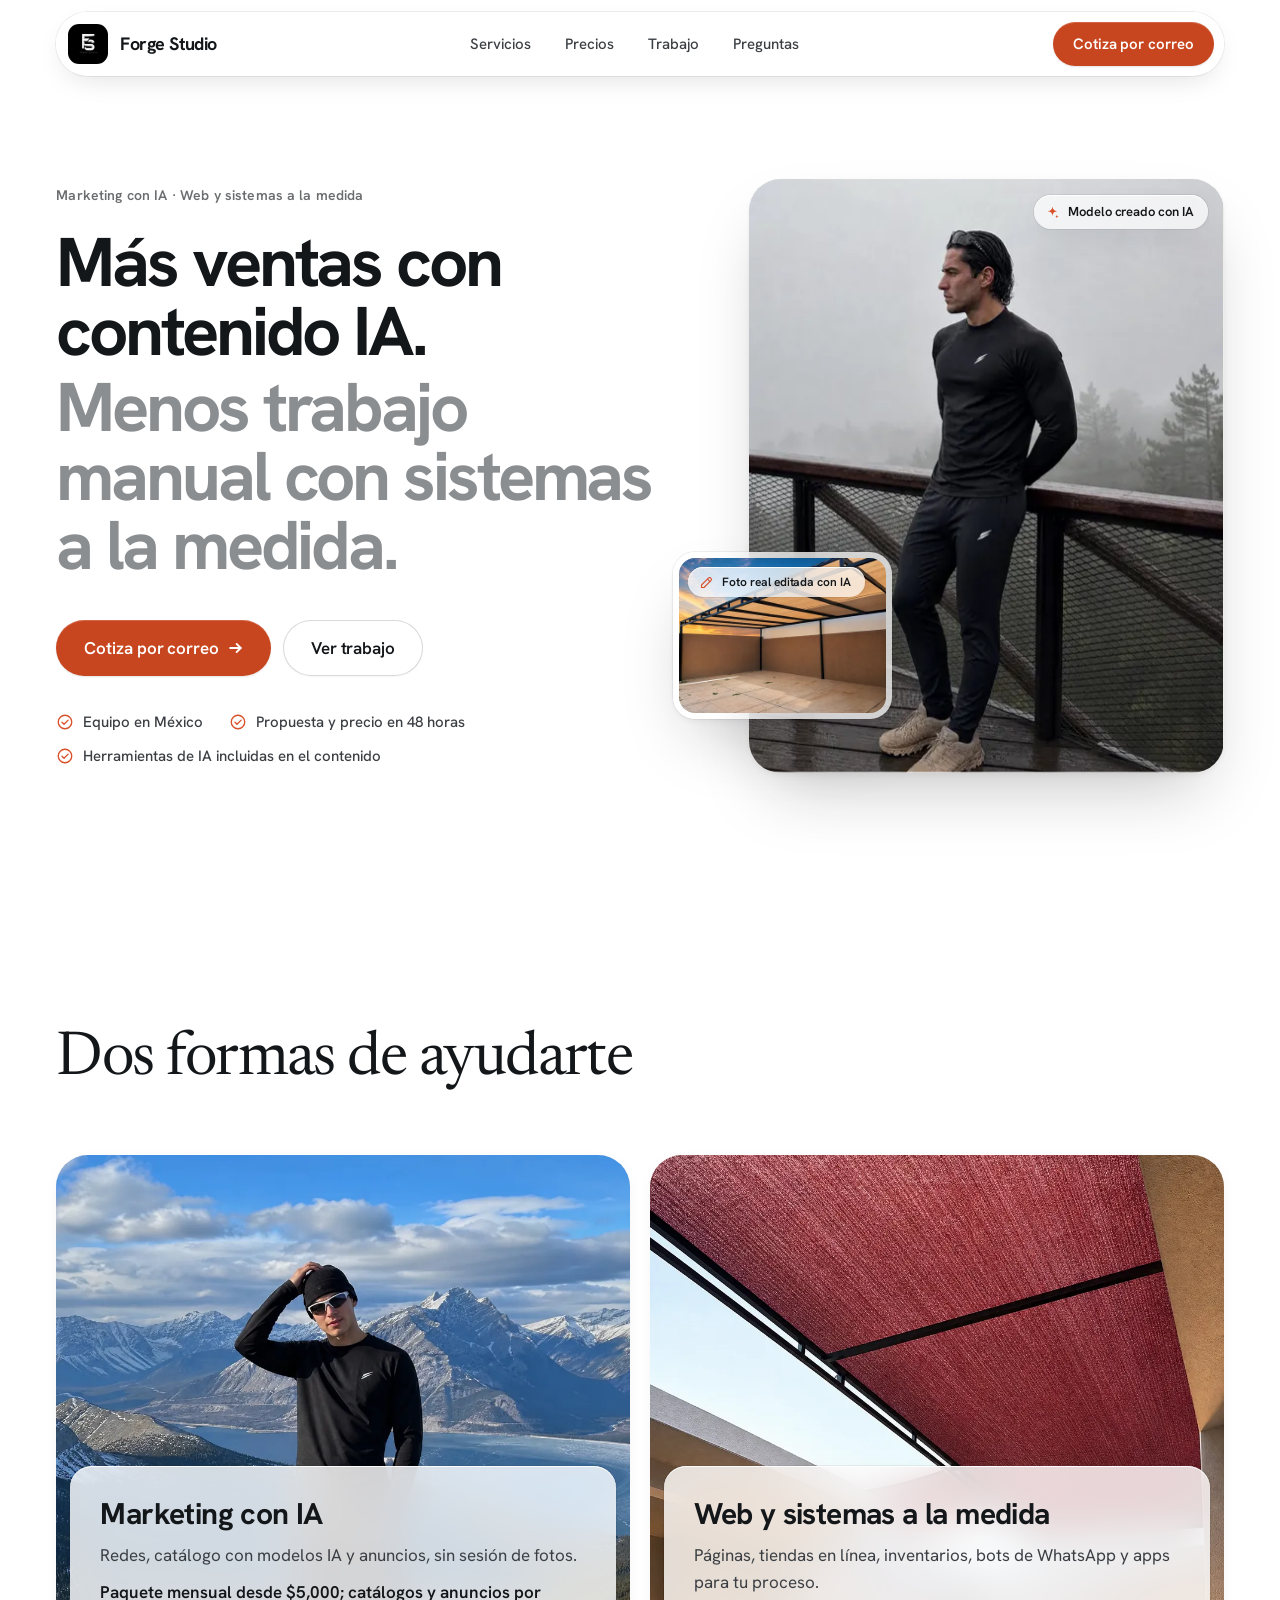
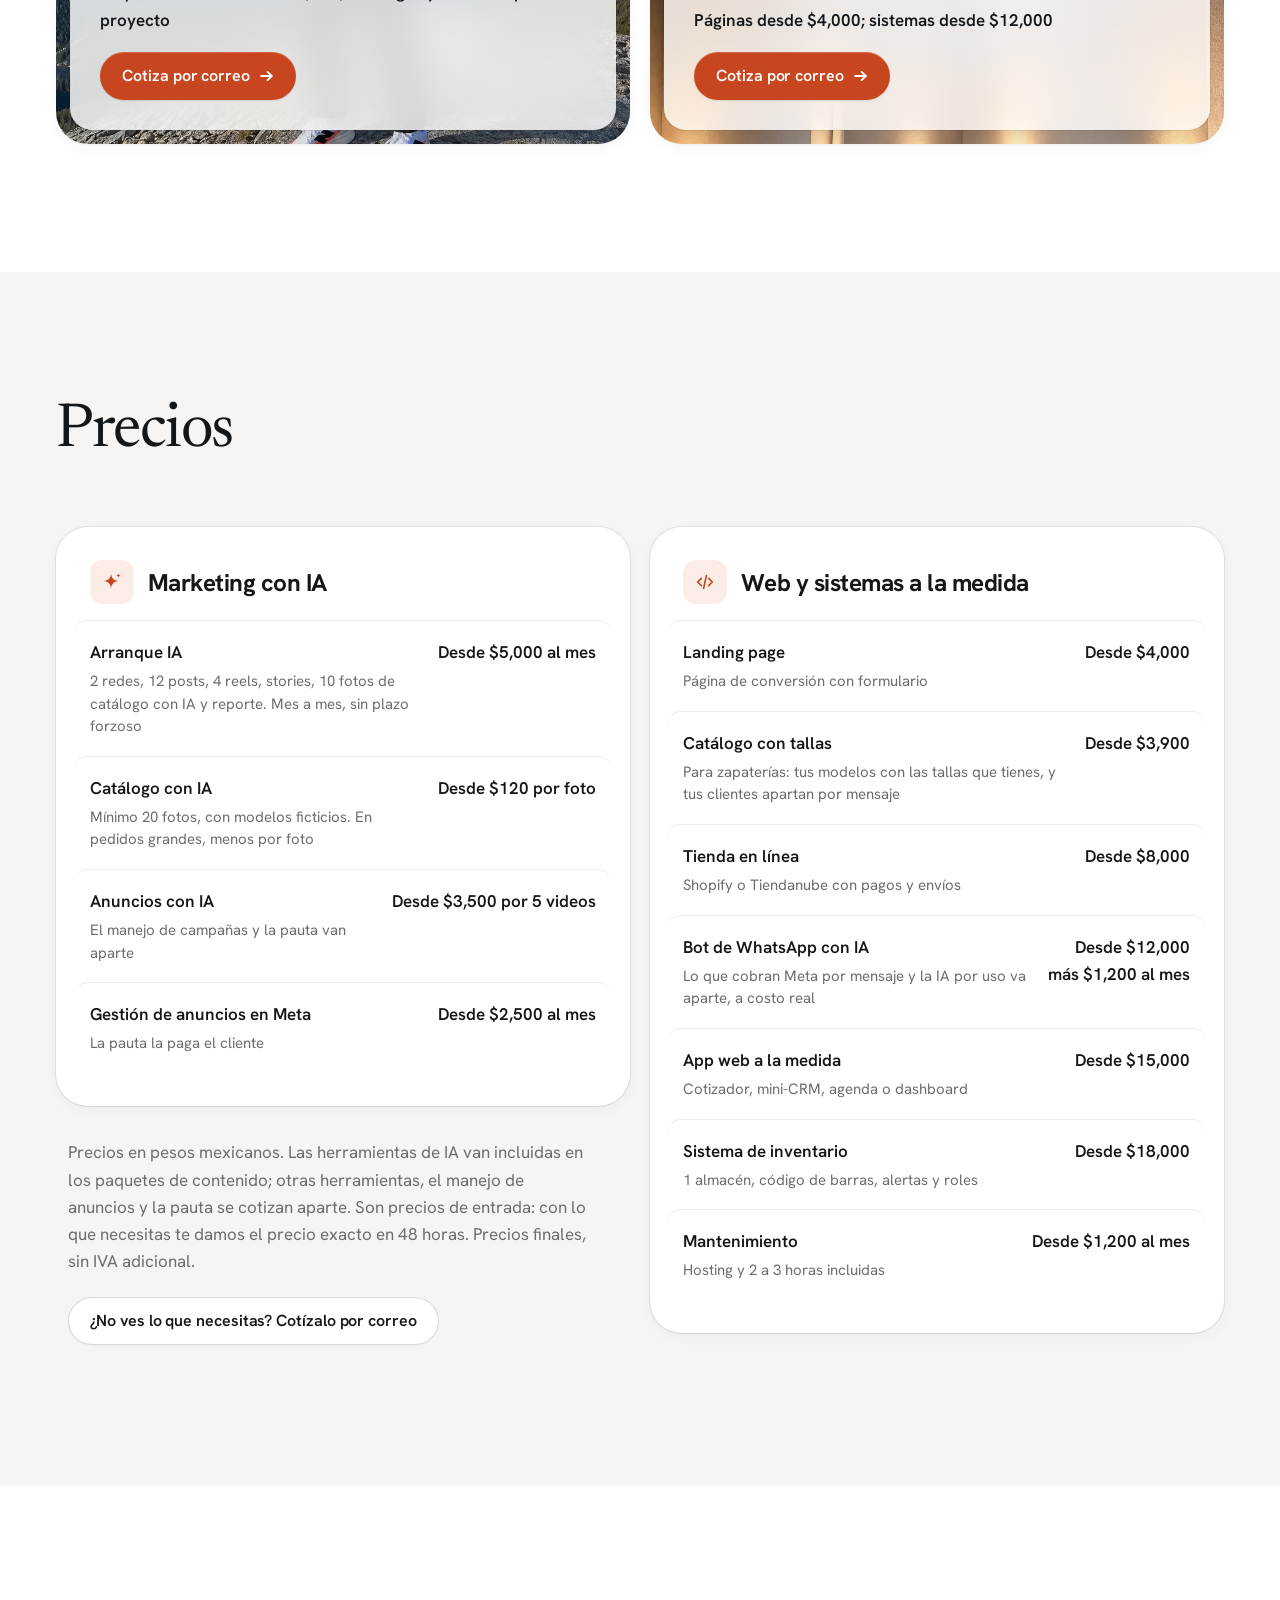
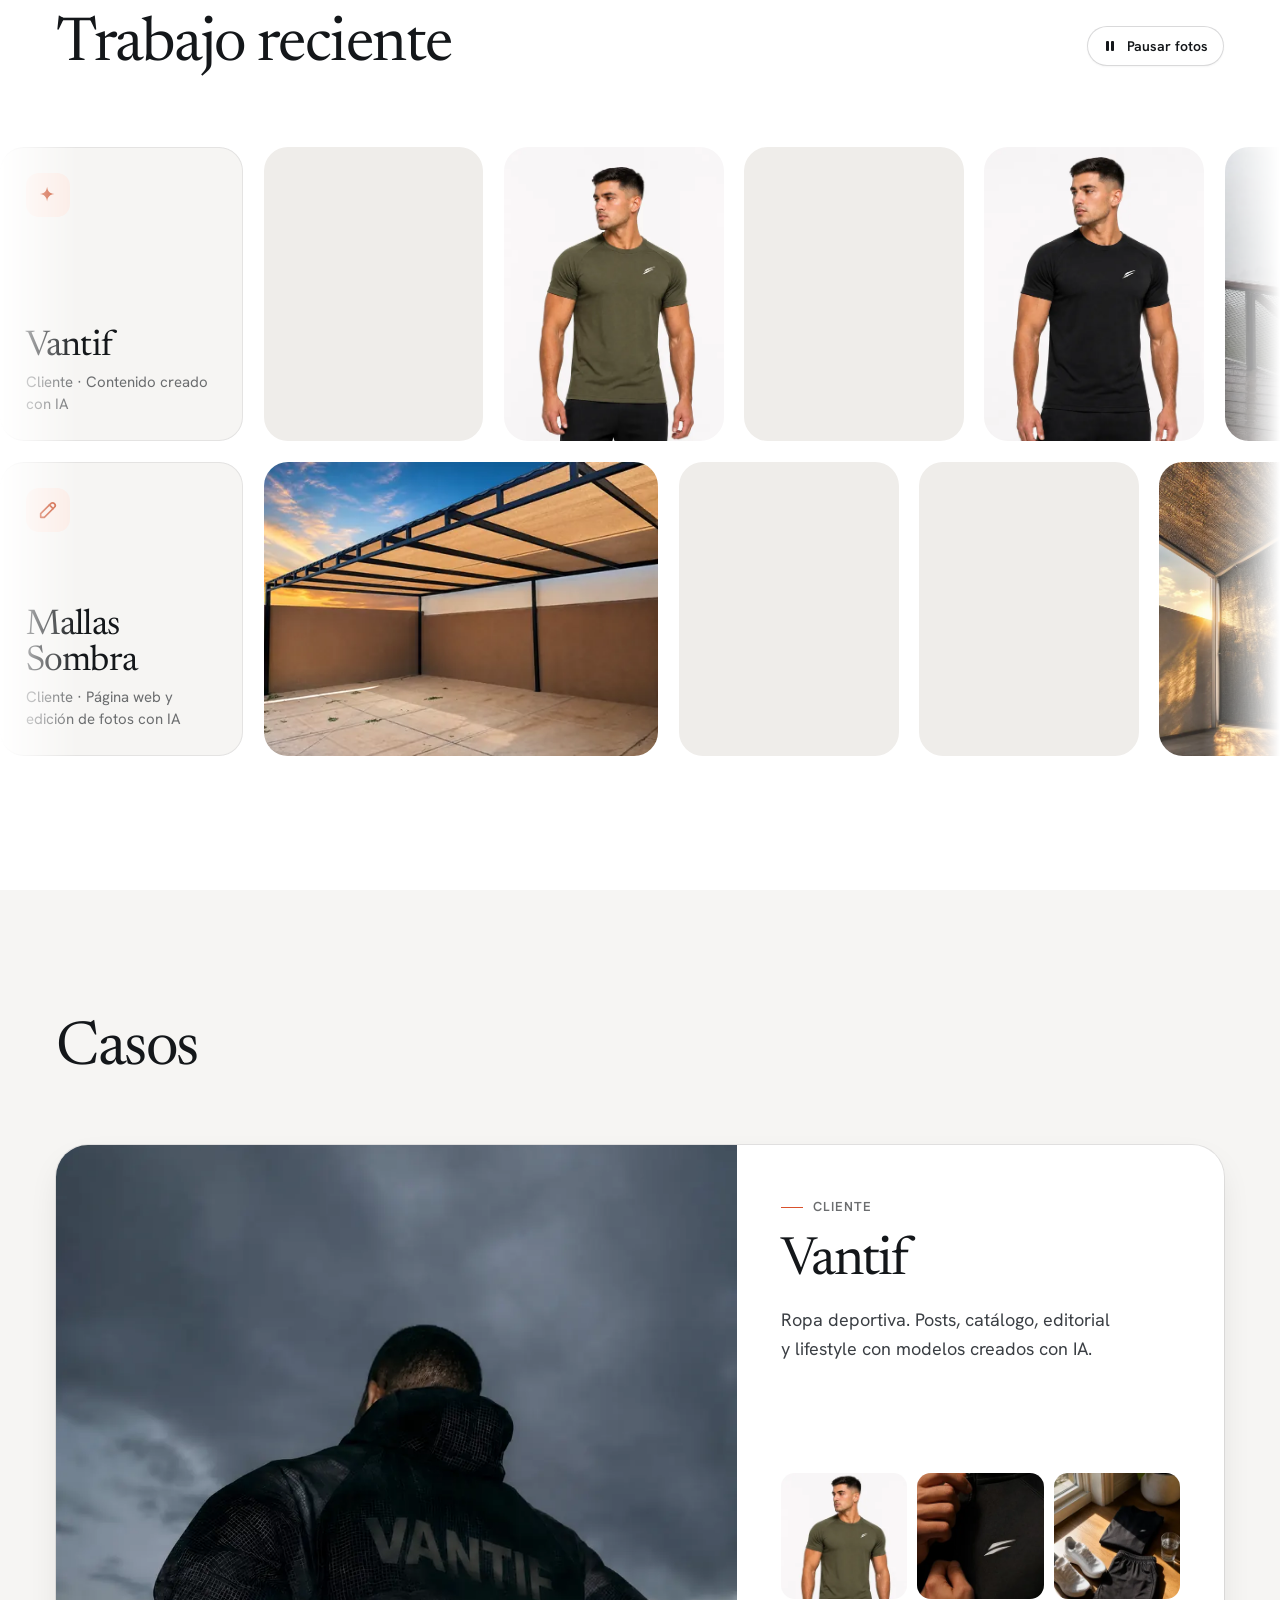
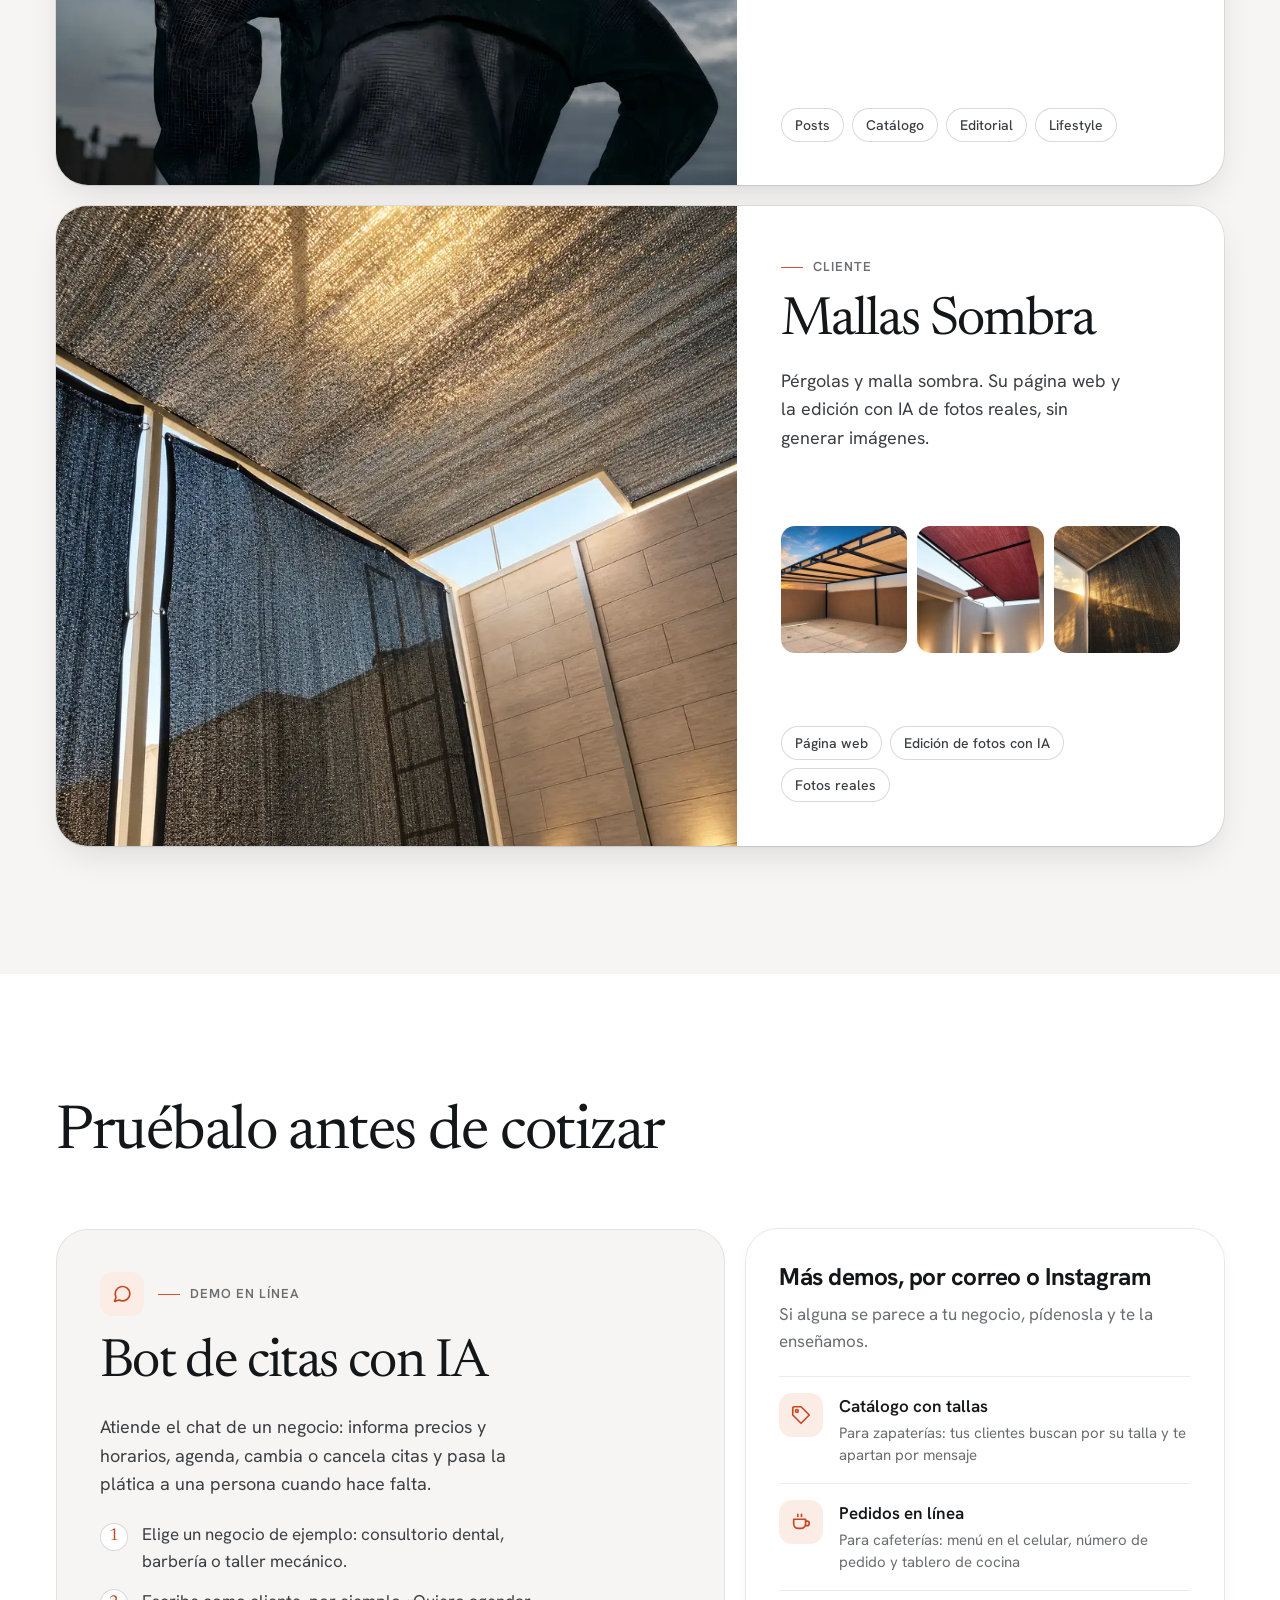
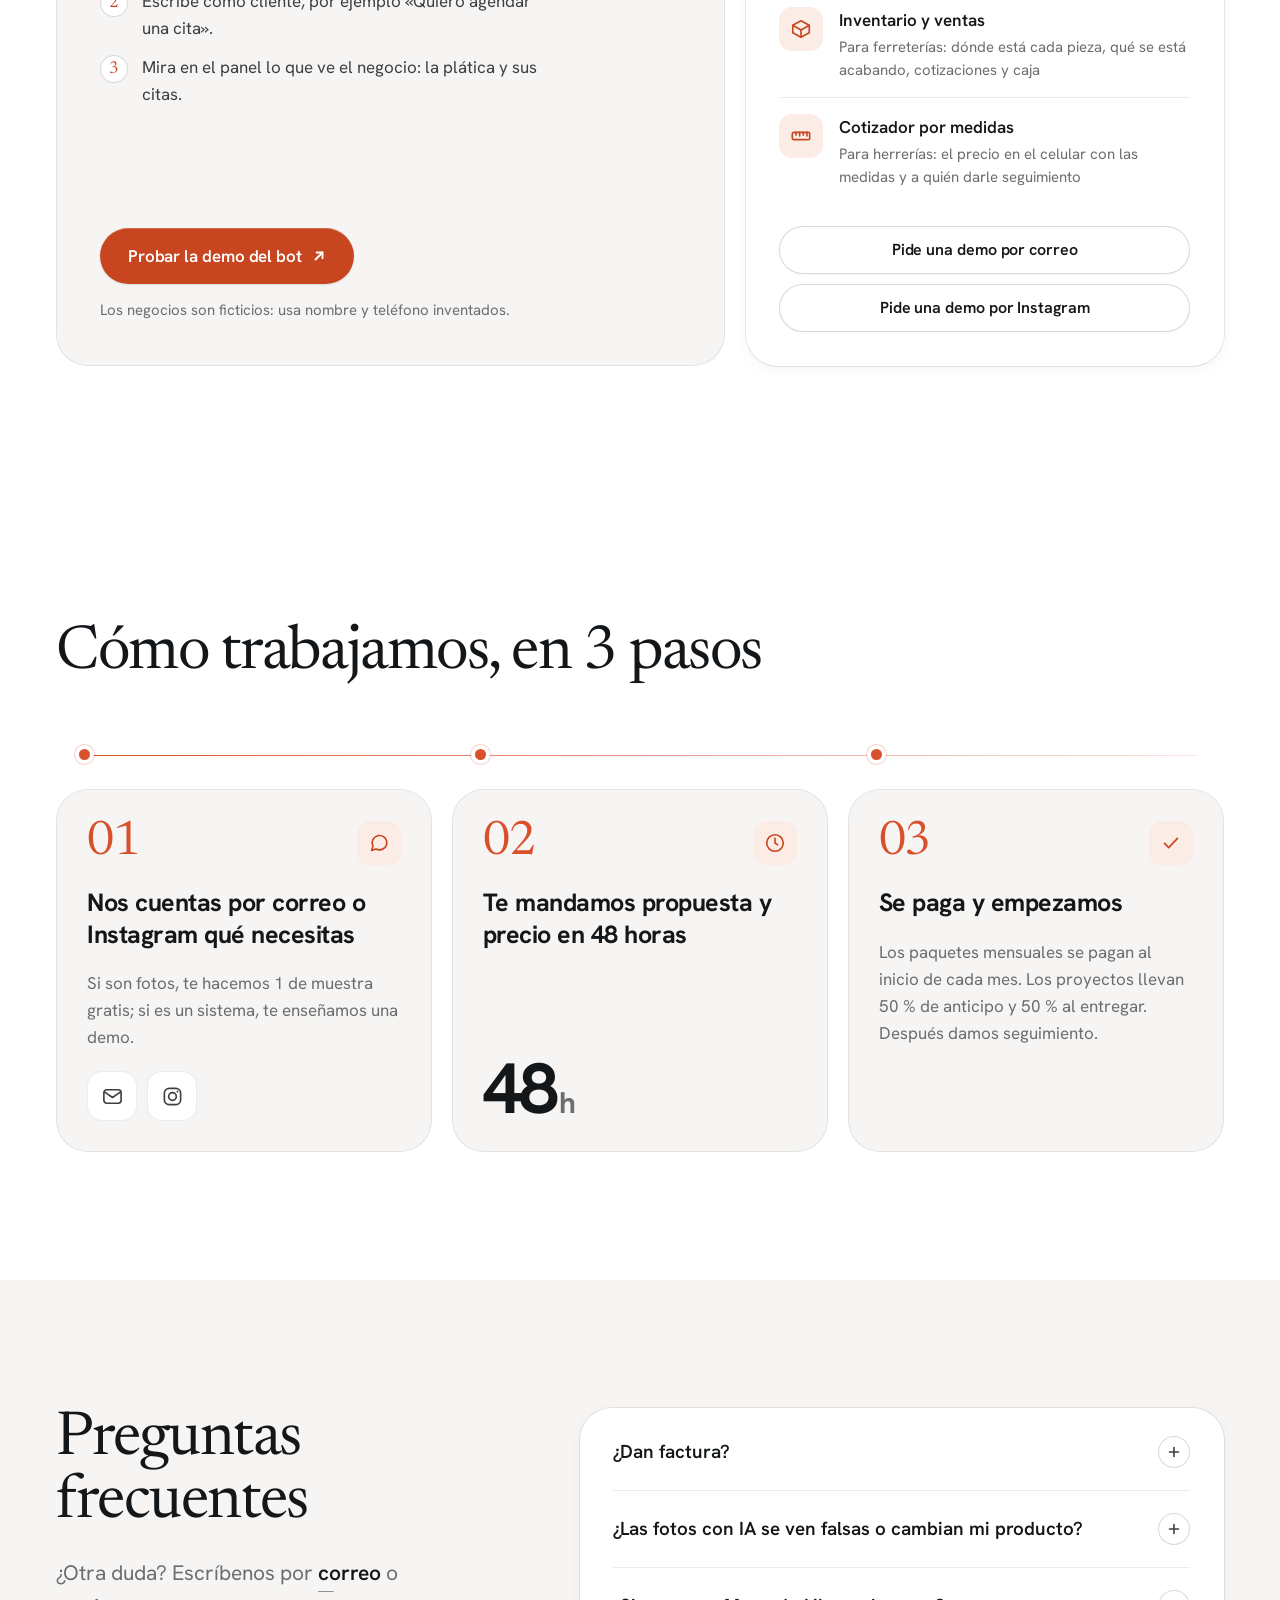
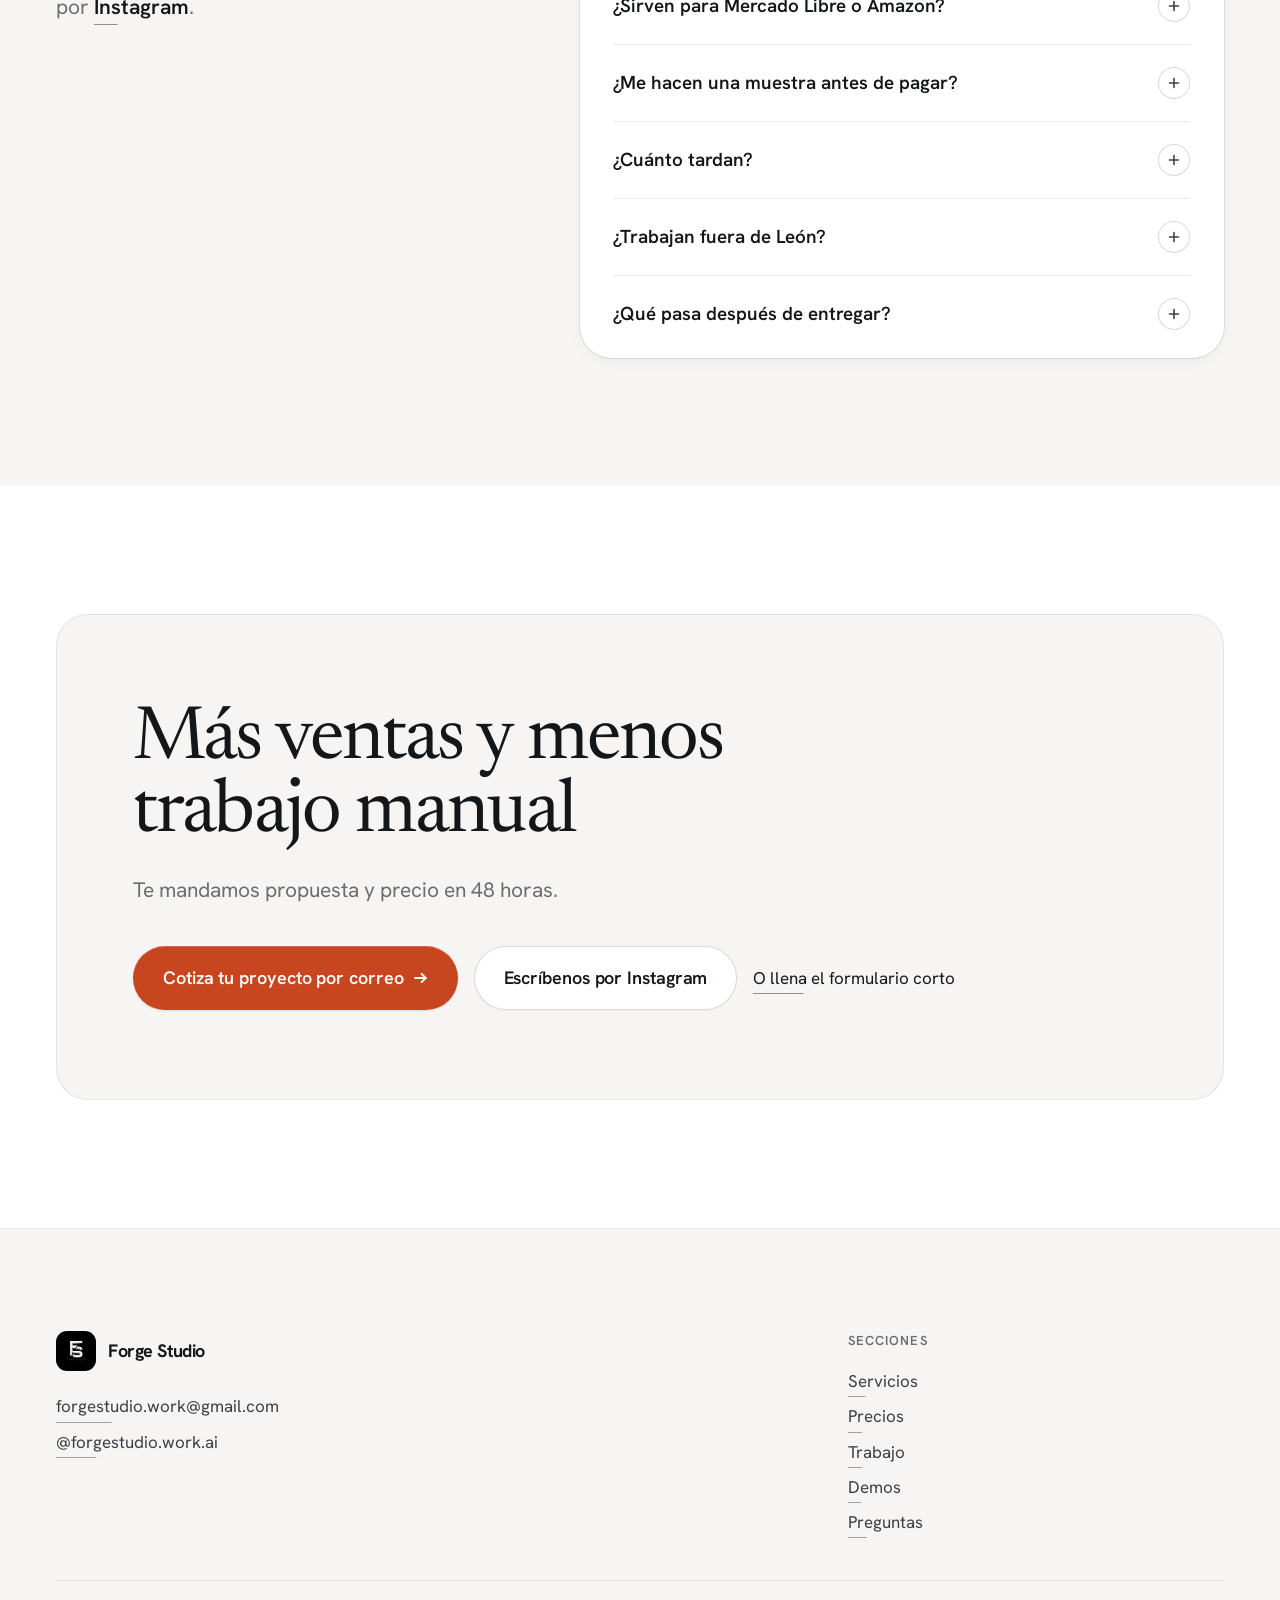
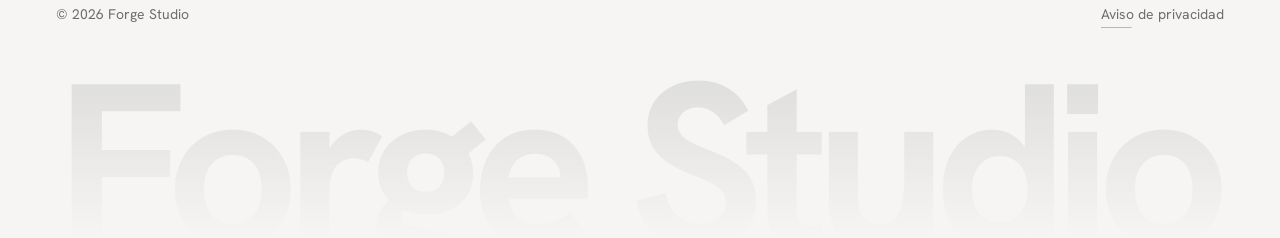
<file: index.html>
<!doctype html>
<html lang="es" data-type="service">
<head>
<meta charset="utf-8">
<meta name="viewport" content="width=device-width, initial-scale=1, viewport-fit=cover">
<title>Forge Studio: marketing con IA y sistemas a la medida</title>
<meta name="description" content="Contenido con IA para vender más y sistemas a la medida para tu negocio: redes, catálogos, anuncios, páginas web y bots de WhatsApp. Propuesta y precio en 48 horas.">
<meta name="site-kind" content="other">
<meta name="page-type" content="service">
<meta name="theme-color" content="#ffffff">
<link rel="canonical" href="https://leogoma.github.io/forge-studio/">
<meta property="og:type" content="website">
<meta property="og:locale" content="es_MX">
<meta property="og:site_name" content="Forge Studio">
<meta property="og:title" content="Forge Studio: marketing con IA y sistemas a la medida">
<meta property="og:description" content="Contenido con IA para vender más y sistemas a la medida para tu negocio. Propuesta y precio en 48 horas.">
<meta property="og:url" content="https://leogoma.github.io/forge-studio/">
<meta property="og:image" content="https://leogoma.github.io/forge-studio/img/og.jpg">
<meta property="og:image:width" content="1200">
<meta property="og:image:height" content="630">
<meta property="og:image:alt" content="Modelo creado con IA con playera deportiva negra de Vantif, entre la niebla de Chipinque">
<meta name="twitter:card" content="summary_large_image">
<link rel="icon" type="image/png" sizes="32x32" href="favicon-32.png">
<link rel="apple-touch-icon" href="apple-touch-icon.png">
<!-- Hanken Grotesk y Newsreader (OFL, en fonts/) servidas desde el sitio: sin otro origen antes de pintar ni la IP
     del visitante en Google. La de texto se precarga porque el título de la portada la usa. -->
<link rel="preload" href="fonts/hanken-grotesk-latin.woff2" as="font" type="font/woff2" crossorigin>
<link rel="stylesheet" href="css/sitio.css">
<!-- las preguntas frecuentes de #preguntas, con el mismo texto (tests/content.test.mjs lo revisa) -->
<script type="application/ld+json">
{
  "@context": "https://schema.org",
  "@type": "FAQPage",
  "mainEntity": [
    { "@type": "Question", "name": "¿Dan factura?", "acceptedAnswer": { "@type": "Answer", "text": "Por ahora trabajamos sin factura; por eso el precio es final, sin IVA adicional." } },
    { "@type": "Question", "name": "¿Las fotos con IA se ven falsas o cambian mi producto?", "acceptedAnswer": { "@type": "Answer", "text": "Partimos de fotos de tu producto real, aunque sean de celular. La IA cambia el fondo, la luz y el escenario; tu producto no se toca, y apruebas cada foto junto a la original." } },
    { "@type": "Question", "name": "¿Sirven para Mercado Libre o Amazon?", "acceptedAnswer": { "@type": "Answer", "text": "Te entregamos cada foto con la medida y el fondo que pide cada plataforma. Si alguna te marca una foto, la corregimos sin costo." } },
    { "@type": "Question", "name": "¿Me hacen una muestra antes de pagar?", "acceptedAnswer": { "@type": "Answer", "text": "Sí: 1 foto de muestra gratis con tu producto. Mándanos 2 o 3 fotos de un producto, como las tengas. Si buscas un sistema, te enseñamos una demo." } },
    { "@type": "Question", "name": "¿Cuánto tardan?", "acceptedAnswer": { "@type": "Answer", "text": "Depende del trabajo. En 48 horas te mandamos la propuesta con el precio, y ahí van los tiempos de entrega." } },
    { "@type": "Question", "name": "¿Trabajan fuera de León?", "acceptedAnswer": { "@type": "Answer", "text": "Sí, trabajamos en línea con negocios de todo México. Somos de León, Guanajuato." } },
    { "@type": "Question", "name": "¿Qué pasa después de entregar?", "acceptedAnswer": { "@type": "Answer", "text": "Te damos seguimiento. Para páginas y sistemas hay mantenimiento opcional desde $1,200 al mes, con hosting y 2 a 3 horas incluidas. En el bot no es opcional: es el «más $1,200 al mes» de su precio." } }
  ]
}
</script>
<!-- con JS, lo que aparece al bajar empieza escondido; si js/sitio.js no llega en 4 s, todo se muestra igual -->
<script>document.documentElement.classList.add('js');window.__revelar=setTimeout(function(){document.documentElement.classList.add('revelar-todo')},4000);</script>
</head>
<body>
<!-- Versión clara (spec 12, cambio del 2026-11-09): blanco y gris muy claro, el naranja solo en botones y detalles,
     vidrio blanco en la barra y sobre las fotos, movimiento discreto y nada que siga al cursor. -->
<header class="nav">
  <div class="wrap nav__bar glass">
    <a class="skip-link" href="#inicio">Saltar al contenido</a>
    <a class="nav__logo" href="#top"><img src="img/brand/forge-monogram-96.webp" srcset="img/brand/forge-monogram-96.webp 96w, img/brand/forge-monogram-192.webp 192w" sizes="40px" width="40" height="40" alt=""><span>Forge Studio</span></a>
    <nav class="nav__links" id="menu" aria-label="Principal">
      <a class="nav__link" href="#servicios">Servicios</a>
      <a class="nav__link" href="#precios">Precios</a>
      <a class="nav__link" href="#trabajo">Trabajo</a>
      <a class="nav__link" href="#preguntas">Preguntas</a>
    </nav>
    <div class="nav__actions">
      <a class="btn btn--primary" href="mailto:forgestudio.work@gmail.com?subject=Quiero%20cotizar" data-cta="contacto">Cotiza por correo</a>
    </div>
    <button class="nav__toggle" type="button" aria-expanded="false" aria-controls="menu" aria-label="Menú">
      <svg width="18" height="18" viewBox="0 0 18 18" aria-hidden="true"><path d="M2 5h14" stroke="currentColor" stroke-width="1.6" stroke-linecap="round"/><path d="M2 13h14" stroke="currentColor" stroke-width="1.6" stroke-linecap="round"/></svg>
    </button>
  </div>
</header>

<main id="top">
  <section class="hero" id="inicio" aria-labelledby="inicio-h">
    <div class="wrap hero__grid">
      <div class="hero__text">
        <p class="hero__label enter" style="--i:0">Marketing con IA · Web y sistemas a la medida</p>
        <h1 id="inicio-h"><span class="h1-a enter" style="--i:1">Más ventas con contenido IA.</span> <span class="h1-b enter" style="--i:2">Menos trabajo manual con sistemas a la medida.</span></h1>
        <div class="hero__cta enter" style="--i:3">
          <a class="btn btn--primary btn--lg" href="mailto:forgestudio.work@gmail.com?subject=Quiero%20cotizar" data-cta="contacto">Cotiza por correo<svg class="arrow" viewBox="0 0 12 12" aria-hidden="true" fill="none" stroke="currentColor" stroke-width="1.6" stroke-linecap="round" stroke-linejoin="round"><path d="M1 6h9"/><path d="M6.5 2.5 10 6l-3.5 3.5"/></svg></a>
          <a class="btn btn--secondary btn--lg" href="#trabajo">Ver trabajo</a>
        </div>
        <ul class="hero__trust enter" style="--i:4" role="list">
          <li><svg viewBox="0 0 24 24" aria-hidden="true" fill="none" stroke="currentColor" stroke-width="1.8" stroke-linecap="round" stroke-linejoin="round"><circle cx="12" cy="12" r="9"/><path d="m8 12.3 2.7 2.7L16.2 9.5"/></svg>Equipo en México</li>
          <li><svg viewBox="0 0 24 24" aria-hidden="true" fill="none" stroke="currentColor" stroke-width="1.8" stroke-linecap="round" stroke-linejoin="round"><circle cx="12" cy="12" r="9"/><path d="m8 12.3 2.7 2.7L16.2 9.5"/></svg>Propuesta y precio en 48 horas</li>
          <li><svg viewBox="0 0 24 24" aria-hidden="true" fill="none" stroke="currentColor" stroke-width="1.8" stroke-linecap="round" stroke-linejoin="round"><circle cx="12" cy="12" r="9"/><path d="m8 12.3 2.7 2.7L16.2 9.5"/></svg>Herramientas de IA incluidas en el contenido</li>
        </ul>
      </div>
      <div class="hero__art">
        <div class="hero__photo">
          <picture>
            <source media="(max-width: 639px)" srcset="img/vantif/editorial-chipinque-480.webp 480w, img/vantif/editorial-chipinque-640.webp 640w, img/vantif/editorial-chipinque-960.webp 960w" sizes="calc(100vw - 40px)">
            <img src="img/vantif/editorial-chipinque-960.webp" srcset="img/vantif/editorial-chipinque-480.webp 480w, img/vantif/editorial-chipinque-960.webp 960w, img/vantif/editorial-chipinque-1600.webp 1600w" sizes="(min-width: 1024px) min(536px, calc(41.7vw - 64px)), 520px" width="1600" height="2143" alt="Modelo creado con IA con ropa deportiva negra de Vantif, recargado en el barandal de un mirador con niebla en Chipinque" style="object-position: 50% 30%" fetchpriority="high" data-source="client" data-subject="Vantif, editorial en Chipinque">
          </picture>
          <span class="chip glass"><svg viewBox="0 0 24 24" aria-hidden="true" fill="currentColor"><path d="M12 2.5c.5 4.8 2.7 7 7.5 7.5-4.8.5-7 2.7-7.5 7.5-.5-4.8-2.7-7-7.5-7.5 4.8-.5 7-2.7 7.5-7.5Z"/><path d="M19 15.5c.2 1.9 1.1 2.8 3 3-1.9.2-2.8 1.1-3 3-.2-1.9-1.1-2.8-3-3 1.9-.2 2.8-1.1 3-3Z"/></svg><span>Modelo creado con IA</span></span>
        </div>
        <div class="hero__mini glass enter" style="--i:4">
          <img src="img/mallas/pergola-beige-sunset-480.webp" srcset="img/mallas/pergola-beige-sunset-480.webp 480w, img/mallas/pergola-beige-sunset-960.webp 960w" sizes="(min-width: 1024px) 250px, (min-width: 640px) 260px, 50vw" width="1600" height="1195" alt="Pérgola de estructura negra con malla sombra beige sobre una terraza, al atardecer" decoding="async" data-source="client" data-subject="Mallas Sombra, pérgola beige">
          <span class="chip glass"><svg viewBox="0 0 24 24" aria-hidden="true" fill="none" stroke="currentColor" stroke-width="1.8" stroke-linecap="round" stroke-linejoin="round"><path d="M4 20h4L19 9a2.8 2.8 0 0 0-4-4L4 16v4Z"/><path d="m13.5 6.5 4 4"/></svg><span>Foto real editada con IA</span></span>
        </div>
      </div>
    </div>
  </section>

  <section class="section" id="servicios" aria-labelledby="servicios-h">
    <div class="wrap">
      <div class="section-head" data-reveal><h2 id="servicios-h">Dos formas de ayudarte</h2></div>
      <div class="svc-grid">
        <article class="svc" data-reveal style="--i:0">
          <div class="svc__media"><img src="img/vantif/editorial-banff-960.webp" srcset="img/vantif/editorial-banff-480.webp 480w, img/vantif/editorial-banff-960.webp 960w, img/vantif/editorial-banff-1600.webp 1200w" sizes="(min-width: 900px) min(648px, calc(50vw - 76px)), calc(100vw - 40px)" width="1200" height="1607" alt="Modelo creado con IA con ropa deportiva negra de Vantif, en la cima de una montaña frente a un lago y picos nevados" loading="lazy" decoding="async" style="object-position: 50% 40%" data-source="client" data-subject="Vantif, editorial en Banff"></div>
          <div class="svc__body glass">
            <h3>Marketing con IA</h3>
            <p>Redes, catálogo con modelos IA y anuncios, sin sesión de fotos.</p>
            <p class="svc__price">Paquete mensual desde $5,000; catálogos y anuncios por proyecto</p>
            <a class="btn btn--primary" href="mailto:forgestudio.work@gmail.com?subject=Quiero%20cotizar" data-cta="contacto">Cotiza por correo<svg class="arrow" viewBox="0 0 12 12" aria-hidden="true" fill="none" stroke="currentColor" stroke-width="1.6" stroke-linecap="round" stroke-linejoin="round"><path d="M1 6h9"/><path d="M6.5 2.5 10 6l-3.5 3.5"/></svg></a>
          </div>
        </article>
        <article class="svc" data-reveal style="--i:1">
          <div class="svc__media"><img src="img/mallas/malla-roja-techo-960.webp" srcset="img/mallas/malla-roja-techo-480.webp 480w, img/mallas/malla-roja-techo-960.webp 960w, img/mallas/malla-roja-techo-1600.webp 1120w" sizes="(min-width: 900px) min(648px, calc(50vw - 76px)), calc(100vw - 40px)" width="1120" height="1500" alt="Malla sombra roja tensada como techo de un patio de muros blancos con luces al pie" loading="lazy" decoding="async" style="object-position: 50% 30%" data-source="client" data-subject="Mallas Sombra, techo de malla roja"></div>
          <div class="svc__body glass">
            <h3>Web y sistemas a la medida</h3>
            <p>Páginas, tiendas en línea, inventarios, bots de WhatsApp y apps para tu proceso.</p>
            <p class="svc__price">Páginas desde $4,000; sistemas desde $12,000</p>
            <a class="btn btn--primary" href="mailto:forgestudio.work@gmail.com?subject=Quiero%20cotizar" data-cta="contacto">Cotiza por correo<svg class="arrow" viewBox="0 0 12 12" aria-hidden="true" fill="none" stroke="currentColor" stroke-width="1.6" stroke-linecap="round" stroke-linejoin="round"><path d="M1 6h9"/><path d="M6.5 2.5 10 6l-3.5 3.5"/></svg></a>
          </div>
        </article>
      </div>
    </div>
  </section>

  <section class="section section--soft" id="precios" aria-labelledby="precios-h">
    <div class="wrap">
      <div class="section-head" data-reveal><h2 id="precios-h">Precios</h2></div>
      <div class="precios__grid">
        <div class="price-card" data-reveal style="--i:0">
          <div class="price-card__head">
            <span class="icon-tile" aria-hidden="true"><svg viewBox="0 0 24 24" fill="currentColor"><path d="M11 3c.6 5 3 7.4 8 8-5 .6-7.4 3-8 8-.6-5-3-7.4-8-8 5-.6 7.4-3 8-8Z"/><path d="M19 2.5c.2 1.6 1 2.4 2.5 2.5-1.6.2-2.4 1-2.5 2.5-.2-1.6-1-2.4-2.5-2.5 1.6-.2 2.4-1 2.5-2.5Z"/></svg></span>
            <h3>Marketing con IA</h3>
          </div>
          <ul class="rows" role="list">
            <li><span class="rows__name">Arranque IA</span><span class="rows__value">Desde $5,000 al mes</span><p>2 redes, 12 posts, 4 reels, stories, 10 fotos de catálogo con IA y reporte. Mes a mes, sin plazo forzoso</p></li>
            <li><span class="rows__name">Catálogo con IA</span><span class="rows__value">Desde $120 por foto</span><p>Mínimo 20 fotos, con modelos ficticios. En pedidos grandes, menos por foto</p></li>
            <li><span class="rows__name">Anuncios con IA</span><span class="rows__value">Desde $3,500 por 5 videos</span><p>El manejo de campañas y la pauta van aparte</p></li>
            <li><span class="rows__name">Gestión de anuncios en Meta</span><span class="rows__value">Desde $2,500 al mes</span><p>La pauta la paga el cliente</p></li>
          </ul>
        </div>
        <div class="price-card precios__web" data-reveal style="--i:1">
          <div class="price-card__head">
            <span class="icon-tile" aria-hidden="true"><svg viewBox="0 0 24 24" fill="none" stroke="currentColor" stroke-width="1.8" stroke-linecap="round" stroke-linejoin="round"><path d="m8 8-4 4 4 4"/><path d="m16 8 4 4-4 4"/><path d="m13.5 5-3 14"/></svg></span>
            <h3>Web y sistemas a la medida</h3>
          </div>
          <ul class="rows" role="list">
            <li><span class="rows__name">Landing page</span><span class="rows__value">Desde $4,000</span><p>Página de conversión con formulario</p></li>
            <li><span class="rows__name">Catálogo con tallas</span><span class="rows__value">Desde $3,900</span><p>Para zapaterías: tus modelos con las tallas que tienes, y tus clientes apartan por mensaje</p></li>
            <li><span class="rows__name">Tienda en línea</span><span class="rows__value">Desde $8,000</span><p>Shopify o Tiendanube con pagos y envíos</p></li>
            <li><span class="rows__name">Bot de WhatsApp con IA</span><span class="rows__value">Desde $12,000<br>más $1,200 al mes</span><p>Lo que cobran Meta por mensaje y la IA por uso va aparte, a costo real</p></li>
            <li><span class="rows__name">App web a la medida</span><span class="rows__value">Desde $15,000</span><p>Cotizador, mini-CRM, agenda o dashboard</p></li>
            <li><span class="rows__name">Sistema de inventario</span><span class="rows__value">Desde $18,000</span><p>1 almacén, código de barras, alertas y roles</p></li>
            <li><span class="rows__name">Mantenimiento</span><span class="rows__value">Desde $1,200 al mes</span><p>Hosting y 2 a 3 horas incluidas</p></li>
          </ul>
        </div>
        <div class="precios__nota" data-reveal style="--i:2">
          <p>Precios en pesos mexicanos. Las herramientas de IA van incluidas en los paquetes de contenido; otras herramientas, el manejo de anuncios y la pauta se cotizan aparte. Son precios de entrada: con lo que necesitas te damos el precio exacto en 48 horas. Precios finales, sin IVA adicional.</p>
          <div><a class="btn btn--secondary" href="mailto:forgestudio.work@gmail.com?subject=Quiero%20cotizar" data-cta="contacto">¿No ves lo que necesitas? Cotízalo por correo</a></div>
        </div>
      </div>
    </div>
  </section>

  <section class="section trabajo" id="trabajo" aria-labelledby="trabajo-h">
    <div class="wrap section-head" data-reveal>
      <h2 id="trabajo-h">Trabajo reciente</h2>
      <button class="marquee-toggle btn btn--secondary btn--sm" type="button" aria-pressed="false" hidden>
        <svg class="i-pause" viewBox="0 0 14 14" aria-hidden="true" fill="currentColor"><rect x="3" y="2" width="3" height="10" rx="1"/><rect x="8" y="2" width="3" height="10" rx="1"/></svg>
        <svg class="i-play" viewBox="0 0 14 14" aria-hidden="true" fill="currentColor"><path d="M4 2.6v8.8a.6.6 0 0 0 .9.5l7-4.4a.6.6 0 0 0 0-1L4.9 2.1a.6.6 0 0 0-.9.5Z"/></svg>
        <span>Pausar fotos</span>
      </button>
    </div>
    <div class="marquee" data-marquee data-reveal>
      <div class="marquee__track"><div class="marquee__set">
        <div class="gal-group" data-project="vantif">
          <div class="gal-label">
            <span class="icon-tile" aria-hidden="true"><svg viewBox="0 0 24 24" fill="currentColor"><path d="M11 3c.6 5 3 7.4 8 8-5 .6-7.4 3-8 8-.6-5-3-7.4-8-8 5-.6 7.4-3 8-8Z"/></svg></span>
            <div><h3>Vantif</h3><p>Cliente · Contenido creado con IA</p></div>
          </div>
          <ul class="gal" role="list" aria-label="Fotos de Vantif">
            <li><button type="button" class="gal__btn" aria-haspopup="dialog"><img src="img/vantif/editorial-banff-480.webp" srcset="img/vantif/editorial-banff-480.webp 480w, img/vantif/editorial-banff-960.webp 960w, img/vantif/editorial-banff-1600.webp 1200w" sizes="(min-width: 1479px) 254px, (min-width: 640px) 17.2vw, 157px" width="1200" height="1607" alt="Modelo creado con IA con ropa deportiva negra de Vantif, en la cima de una montaña frente a un lago y picos nevados" loading="lazy" decoding="async" data-source="client" data-subject="Vantif, editorial en Banff"></button></li>
            <li><button type="button" class="gal__btn" aria-haspopup="dialog"><img src="img/vantif/post-olive-tee-480.webp" srcset="img/vantif/post-olive-tee-480.webp 480w, img/vantif/post-olive-tee-960.webp 960w, img/vantif/post-olive-tee-1600.webp 1600w" sizes="(min-width: 1479px) 254px, (min-width: 640px) 17.2vw, 157px" width="1600" height="2143" alt="Modelo creado con IA con playera verde olivo de Vantif, sobre fondo blanco" loading="lazy" decoding="async" data-source="client" data-subject="Vantif, post de playera verde olivo"></button></li>
            <li><button type="button" class="gal__btn" aria-haspopup="dialog"><img src="img/vantif/vantif-01-480.webp" srcset="img/vantif/vantif-01-480.webp 480w, img/vantif/vantif-01-960.webp 960w, img/vantif/vantif-01-1600.webp 1600w" sizes="(min-width: 1479px) 254px, (min-width: 640px) 17.2vw, 157px" width="1600" height="2143" alt="Modelo creado con IA, de espaldas, con chamarra negra de malla que dice VANTIF, bajo un cielo nublado" loading="lazy" decoding="async" data-source="client" data-subject="Vantif, chamarra de malla"></button></li>
            <li><button type="button" class="gal__btn" aria-haspopup="dialog"><img src="img/vantif/post-core-tee-480.webp" srcset="img/vantif/post-core-tee-480.webp 480w, img/vantif/post-core-tee-960.webp 960w, img/vantif/post-core-tee-1600.webp 1600w" sizes="(min-width: 1479px) 254px, (min-width: 640px) 17.2vw, 157px" width="1600" height="2143" alt="Modelo creado con IA con playera negra de Vantif, sobre fondo blanco" loading="lazy" decoding="async" data-source="client" data-subject="Vantif, post de playera negra"></button></li>
            <li><button type="button" class="gal__btn" aria-haspopup="dialog"><img src="img/vantif/editorial-chipinque-480.webp" srcset="img/vantif/editorial-chipinque-480.webp 480w, img/vantif/editorial-chipinque-960.webp 960w, img/vantif/editorial-chipinque-1600.webp 1600w" sizes="(min-width: 1479px) 254px, (min-width: 640px) 17.2vw, 157px" width="1600" height="2143" alt="Modelo creado con IA con ropa deportiva negra de Vantif, recargado en el barandal de un mirador con niebla en Chipinque" loading="lazy" decoding="async" data-source="client" data-subject="Vantif, editorial en Chipinque"></button></li>
            <li><button type="button" class="gal__btn" aria-haspopup="dialog"><img src="img/vantif/post-quarter-zip-480.webp" srcset="img/vantif/post-quarter-zip-480.webp 480w, img/vantif/post-quarter-zip-960.webp 960w, img/vantif/post-quarter-zip-1600.webp 1600w" sizes="(min-width: 1479px) 254px, (min-width: 640px) 17.2vw, 157px" width="1600" height="2143" alt="Modelo creado con IA de cuerpo completo, con sudadera de medio cierre y pants negros de Vantif, sobre fondo blanco" loading="lazy" decoding="async" data-source="client" data-subject="Vantif, post de sudadera"></button></li>
            <li><button type="button" class="gal__btn" aria-haspopup="dialog"><img src="img/vantif/editorial-lago-480.webp" srcset="img/vantif/editorial-lago-480.webp 480w, img/vantif/editorial-lago-960.webp 960w, img/vantif/editorial-lago-1600.webp 1520w" sizes="(min-width: 1479px) 254px, (min-width: 640px) 17.2vw, 157px" width="1520" height="2036" alt="Lago congelado entre montañas nevadas, parte de la editorial de Vantif" loading="lazy" decoding="async" data-source="client" data-subject="Vantif, editorial en el lago"></button></li>
            <li><button type="button" class="gal__btn" aria-haspopup="dialog"><img src="img/vantif/vantif-02-480.webp" srcset="img/vantif/vantif-02-480.webp 480w, img/vantif/vantif-02-960.webp 960w, img/vantif/vantif-02-1600.webp 1360w" sizes="(min-width: 1479px) 340px, (min-width: 640px) 23.0vw, 210px" width="1360" height="1360" alt="Logo blanco de Vantif sobre una sudadera negra con cierre, en primer plano" loading="lazy" decoding="async" data-source="client" data-subject="Vantif, detalle del logo"></button></li>
            <li><button type="button" class="gal__btn" aria-haspopup="dialog"><img src="img/vantif/lifestyle-flatlay-480.webp" srcset="img/vantif/lifestyle-flatlay-480.webp 480w, img/vantif/lifestyle-flatlay-960.webp 960w, img/vantif/lifestyle-flatlay-1600.webp 1520w" sizes="(min-width: 1479px) 192px, (min-width: 640px) 13.0vw, 119px" width="1520" height="2688" alt="Playera y short negros de Vantif con tenis blancos y un vaso de agua, sobre un piso de madera junto a la ventana" loading="lazy" decoding="async" data-source="client" data-subject="Vantif, lifestyle"></button></li>
            <li><button type="button" class="gal__btn" aria-haspopup="dialog"><img src="img/vantif/vantif-03-480.webp" srcset="img/vantif/vantif-03-480.webp 480w, img/vantif/vantif-03-960.webp 960w, img/vantif/vantif-03-1600.webp 1200w" sizes="(min-width: 1479px) 340px, (min-width: 640px) 23.0vw, 210px" width="1200" height="1200" alt="Logo blanco de Vantif sobre tela verde olivo, en primer plano" loading="lazy" decoding="async" data-source="client" data-subject="Vantif, detalle del logo"></button></li>
            <li><button type="button" class="gal__btn" aria-haspopup="dialog"><img src="img/vantif/macro-quartzip-logo-480.webp" srcset="img/vantif/macro-quartzip-logo-480.webp 480w, img/vantif/macro-quartzip-logo-960.webp 960w, img/vantif/macro-quartzip-logo-1600.webp 1520w" sizes="(min-width: 1479px) 192px, (min-width: 640px) 13.0vw, 119px" width="1520" height="2688" alt="Manos de un modelo creado con IA subiendo el cierre de una sudadera negra de Vantif" loading="lazy" decoding="async" data-source="client" data-subject="Vantif, detalle de la sudadera"></button></li>
            <li><button type="button" class="gal__btn" aria-haspopup="dialog"><img src="img/vantif/vantif-04-480.webp" srcset="img/vantif/vantif-04-480.webp 480w, img/vantif/vantif-04-960.webp 960w, img/vantif/vantif-04-1600.webp 1600w" sizes="(min-width: 1479px) 340px, (min-width: 640px) 23.0vw, 210px" width="1600" height="1600" alt="Logo blanco de Vantif sobre tela negra, en primer plano" loading="lazy" decoding="async" data-source="client" data-subject="Vantif, detalle del logo"></button></li>
          </ul>
        </div>
      </div></div>
    </div>
    <div class="marquee" data-marquee data-dir="rev" data-reveal>
      <div class="marquee__track"><div class="marquee__set">
        <div class="gal-group" data-project="mallas">
          <div class="gal-label">
            <span class="icon-tile" aria-hidden="true"><svg viewBox="0 0 24 24" fill="none" stroke="currentColor" stroke-width="1.8" stroke-linecap="round" stroke-linejoin="round"><path d="M4 20h4L19 9a2.8 2.8 0 0 0-4-4L4 16v4Z"/><path d="m13.5 6.5 4 4"/></svg></span>
            <div><h3>Mallas Sombra</h3><p>Cliente · Página web y edición de fotos con IA</p></div>
          </div>
          <ul class="gal" role="list" aria-label="Fotos de Mallas Sombra">
            <li><button type="button" class="gal__btn" aria-haspopup="dialog"><img src="img/mallas/pergola-beige-sunset-480.webp" srcset="img/mallas/pergola-beige-sunset-480.webp 480w, img/mallas/pergola-beige-sunset-960.webp 960w, img/mallas/pergola-beige-sunset-1600.webp 1600w" sizes="(min-width: 1479px) 455px, (min-width: 640px) 30.8vw, 281px" width="1600" height="1195" alt="Pérgola de estructura negra con malla sombra beige sobre una terraza, al atardecer" loading="lazy" decoding="async" data-source="client" data-subject="Mallas Sombra, pérgola beige"></button></li>
            <li><button type="button" class="gal__btn" aria-haspopup="dialog"><img src="img/mallas/malla-roja-techo-480.webp" srcset="img/mallas/malla-roja-techo-480.webp 480w, img/mallas/malla-roja-techo-960.webp 960w, img/mallas/malla-roja-techo-1600.webp 1120w" sizes="(min-width: 1479px) 254px, (min-width: 640px) 17.2vw, 157px" width="1120" height="1500" alt="Malla sombra roja tensada como techo de un patio de muros blancos con luces al pie" loading="lazy" decoding="async" data-source="client" data-subject="Mallas Sombra, techo de malla roja"></button></li>
            <li><button type="button" class="gal__btn" aria-haspopup="dialog"><img src="img/mallas/malla-negra-azulejo-480.webp" srcset="img/mallas/malla-negra-azulejo-480.webp 480w, img/mallas/malla-negra-azulejo-960.webp 880w" sizes="(min-width: 1479px) 254px, (min-width: 640px) 17.2vw, 157px" width="880" height="1179" alt="Malla sombra negra en el techo y los costados de un patio, junto a un muro de azulejo claro con luces al pie" loading="lazy" decoding="async" data-source="client" data-subject="Mallas Sombra, patio con malla negra"></button></li>
            <li><button type="button" class="gal__btn" aria-haspopup="dialog"><img src="img/mallas/malla-negra-lateral-sunset-480.webp" srcset="img/mallas/malla-negra-lateral-sunset-480.webp 480w, img/mallas/malla-negra-lateral-sunset-960.webp 800w" sizes="(min-width: 1479px) 254px, (min-width: 640px) 17.2vw, 157px" width="800" height="1072" alt="Malla sombra negra en el techo y un costado de un patio, con la luz del atardecer entrando por la esquina" loading="lazy" decoding="async" data-source="client" data-subject="Mallas Sombra, malla negra al atardecer"></button></li>
          </ul>
        </div>
        <div class="gal-group" data-project="moda">
          <div class="gal-label">
            <span class="icon-tile" aria-hidden="true"><svg viewBox="0 0 24 24" fill="currentColor"><path d="M11 3c.6 5 3 7.4 8 8-5 .6-7.4 3-8 8-.6-5-3-7.4-8-8 5-.6 7.4-3 8-8Z"/></svg></span>
            <div><h3>Moda editorial</h3><p>Editorial propia · Concepto</p></div>
          </div>
          <ul class="gal" role="list" aria-label="Fotos de Moda editorial">
            <li><button type="button" class="gal__btn" aria-haspopup="dialog"><img src="img/moda/runway-gabardina-charcoal-480.webp" srcset="img/moda/runway-gabardina-charcoal-480.webp 480w, img/moda/runway-gabardina-charcoal-960.webp 960w, img/moda/runway-gabardina-charcoal-1600.webp 1600w" sizes="(min-width: 1479px) 340px, (min-width: 640px) 23.0vw, 210px" width="1600" height="1600" alt="Modelo creado con IA en una pasarela con gabardina gris carbón y bolso café" loading="lazy" decoding="async" data-subject="Moda editorial, gabardina"></button></li>
            <li><button type="button" class="gal__btn" aria-haspopup="dialog"><img src="img/moda/runway-rayas-azul-480.webp" srcset="img/moda/runway-rayas-azul-480.webp 480w, img/moda/runway-rayas-azul-960.webp 960w, img/moda/runway-rayas-azul-1600.webp 1600w" sizes="(min-width: 1479px) 340px, (min-width: 640px) 23.0vw, 210px" width="1600" height="1600" alt="Modelo creado con IA en una pasarela con abrigo de rayas azules, corbata roja y bolso café" loading="lazy" decoding="async" data-subject="Moda editorial, abrigo de rayas"></button></li>
          </ul>
        </div>
        <div class="gal-group" data-project="forge">
          <div class="gal-label">
            <span class="icon-tile" aria-hidden="true"><svg viewBox="0 0 24 24" fill="currentColor"><path d="M11 3c.6 5 3 7.4 8 8-5 .6-7.4 3-8 8-.6-5-3-7.4-8-8 5-.6 7.4-3 8-8Z"/></svg></span>
            <div><h3>Forge Studio</h3><p>Identidad propia</p></div>
          </div>
          <ul class="gal" role="list" aria-label="Fotos de Forge Studio">
            <li><button type="button" class="gal__btn" aria-haspopup="dialog"><img src="img/forge/editorial-fs-pendant-480.webp" srcset="img/forge/editorial-fs-pendant-480.webp 480w, img/forge/editorial-fs-pendant-960.webp 960w, img/forge/editorial-fs-pendant-1600.webp 1520w" sizes="(min-width: 1479px) 192px, (min-width: 640px) 13.0vw, 119px" width="1520" height="2688" alt="Retrato en blanco y negro de una modelo creada con IA, con una franja de luz sobre los ojos y un dije con las letras FS" loading="lazy" decoding="async" data-subject="Forge Studio, identidad"></button></li>
          </ul>
        </div>
      </div></div>
    </div>
    <dialog class="gal-dialog" id="foto" aria-label="Foto en grande">
      <form method="dialog"><button class="btn btn--secondary btn--sm" type="submit">Cerrar</button></form>
    </dialog>
  </section>

  <section class="section section--soft" id="casos" aria-labelledby="casos-h">
    <div class="wrap">
      <div class="section-head" data-reveal><h2 id="casos-h">Casos</h2></div>
      <div class="cases">
        <article class="case" data-reveal>
          <div class="case__media"><img src="img/vantif/vantif-01-960.webp" srcset="img/vantif/vantif-01-480.webp 480w, img/vantif/vantif-01-960.webp 960w, img/vantif/vantif-01-1600.webp 1600w" sizes="(min-width: 1024px) min(770px, calc(58vw - 70px)), calc(100vw - 40px)" width="1600" height="2143" alt="Modelo creado con IA, de espaldas, con chamarra negra de malla que dice VANTIF, bajo un cielo nublado" loading="lazy" decoding="async" style="object-position: 50% 45%" data-source="client" data-subject="Vantif, chamarra de malla"></div>
          <div class="case__body">
            <div>
              <span class="case__kicker">Cliente</span>
              <h3>Vantif</h3>
              <p>Ropa deportiva. Posts, catálogo, editorial y lifestyle con modelos creados con IA.</p>
            </div>
            <div class="case__thumbs" aria-hidden="true"><img src="img/vantif/post-olive-tee-thumb-280.webp" width="280" height="280" alt="Modelo creado con IA con playera verde olivo de Vantif, sobre fondo blanco" loading="lazy" decoding="async"><img src="img/vantif/macro-quartzip-logo-thumb-280.webp" width="280" height="280" alt="Manos de un modelo creado con IA subiendo el cierre de una sudadera negra de Vantif" loading="lazy" decoding="async"><img src="img/vantif/lifestyle-flatlay-thumb-280.webp" width="280" height="280" alt="Playera y short negros de Vantif con tenis blancos y un vaso de agua, sobre un piso de madera junto a la ventana" loading="lazy" decoding="async"></div>
            <ul class="tags" role="list"><li>Posts</li><li>Catálogo</li><li>Editorial</li><li>Lifestyle</li></ul>
          </div>
        </article>
        <article class="case" data-reveal>
          <div class="case__media"><img src="img/mallas/malla-negra-azulejo-960.webp" srcset="img/mallas/malla-negra-azulejo-480.webp 480w, img/mallas/malla-negra-azulejo-960.webp 880w" sizes="(min-width: 1024px) min(770px, calc(58vw - 70px)), calc(100vw - 40px)" width="880" height="1179" alt="Malla sombra negra en el techo y los costados de un patio, junto a un muro de azulejo claro con luces al pie" loading="lazy" decoding="async" style="object-position: 50% 40%" data-source="client" data-subject="Mallas Sombra, patio con malla negra"></div>
          <div class="case__body">
            <div>
              <span class="case__kicker">Cliente</span>
              <h3>Mallas Sombra</h3>
              <p>Pérgolas y malla sombra. Su página web y la edición con IA de fotos reales, sin generar imágenes.</p>
            </div>
            <div class="case__thumbs" aria-hidden="true"><img src="img/mallas/pergola-beige-sunset-thumb-280.webp" width="280" height="280" alt="Pérgola de estructura negra con malla sombra beige sobre una terraza, al atardecer" loading="lazy" decoding="async"><img src="img/mallas/malla-roja-techo-thumb-280.webp" width="280" height="280" alt="Malla sombra roja tensada como techo de un patio de muros blancos con luces al pie" loading="lazy" decoding="async"><img src="img/mallas/malla-negra-lateral-sunset-thumb-280.webp" width="280" height="280" alt="Malla sombra negra en el techo y un costado de un patio, con la luz del atardecer entrando por la esquina" loading="lazy" decoding="async"></div>
            <ul class="tags" role="list"><li>Página web</li><li>Edición de fotos con IA</li><li>Fotos reales</li></ul>
          </div>
        </article>
      </div>
    </div>
  </section>

  <!-- Solo se enlaza lo que está publicado: la demo del bot de citas. Las demás se enseñan por correo o Instagram. -->
  <section class="section" id="demos" aria-labelledby="demos-h">
    <div class="wrap">
      <div class="section-head" data-reveal><h2 id="demos-h">Pruébalo antes de cotizar</h2></div>
      <div class="demos">
        <article class="demo-bot" data-reveal style="--i:0">
          <div class="demo-bot__top">
            <span class="icon-tile" aria-hidden="true"><svg viewBox="0 0 24 24" fill="none" stroke="currentColor" stroke-width="1.8" stroke-linecap="round" stroke-linejoin="round"><path d="M20.5 11.5a8 8 0 0 1-11.7 7.1L4 20l1.4-4.5A8 8 0 1 1 20.5 11.5Z"/></svg></span>
            <span class="case__kicker">Demo en línea</span>
          </div>
          <h3>Bot de citas con IA</h3>
          <p>Atiende el chat de un negocio: informa precios y horarios, agenda, cambia o cancela citas y pasa la plática a una persona cuando hace falta.</p>
          <ol class="demo-bot__pasos" role="list" aria-label="Cómo probarlo">
            <li><span class="demo-bot__num" aria-hidden="true">1</span>Elige un negocio de ejemplo: consultorio dental, barbería o taller mecánico.</li>
            <li><span class="demo-bot__num" aria-hidden="true">2</span>Escribe como cliente, por ejemplo «Quiero agendar una cita».</li>
            <li><span class="demo-bot__num" aria-hidden="true">3</span>Mira en el panel lo que ve el negocio: la plática y sus citas.</li>
          </ol>
          <div class="demo-bot__cta">
            <a class="btn btn--primary btn--lg" href="https://agenda-ia-nu.vercel.app" target="_blank" rel="noopener">Probar la demo del bot<span class="sr-only"> (se abre en otra pestaña)</span><svg class="arrow" viewBox="0 0 12 12" aria-hidden="true" fill="none" stroke="currentColor" stroke-width="1.6" stroke-linecap="round" stroke-linejoin="round"><path d="M3 9 9 3"/><path d="M4 3h5v5"/></svg></a>
            <p class="demo-bot__nota">Los negocios son ficticios: usa nombre y teléfono inventados.</p>
          </div>
        </article>
        <div class="demo-mas" data-reveal style="--i:1">
          <h3>Más demos, por correo o Instagram</h3>
          <p>Si alguna se parece a tu negocio, pídenosla y te la enseñamos.</p>
          <ul class="demo-mas__lista" role="list">
            <li><span class="icon-tile" aria-hidden="true"><svg viewBox="0 0 24 24" fill="none" stroke="currentColor" stroke-width="1.8" stroke-linecap="round" stroke-linejoin="round"><path d="M3 12V4.5A1.5 1.5 0 0 1 4.5 3H12l9 9-9 9-9-9Z"/><circle cx="7.5" cy="7.5" r="1.5"/></svg></span><span class="demo-mas__nombre">Catálogo con tallas</span><p>Para zapaterías: tus clientes buscan por su talla y te apartan por mensaje</p></li>
            <li><span class="icon-tile" aria-hidden="true"><svg viewBox="0 0 24 24" fill="none" stroke="currentColor" stroke-width="1.8" stroke-linecap="round" stroke-linejoin="round"><path d="M4 9h13v5a5 5 0 0 1-5 5H9a5 5 0 0 1-5-5V9Z"/><path d="M17 11h1.5a2.5 2.5 0 0 1 0 5H17"/><path d="M8.5 3.5v2.5M12.5 3.5v2.5"/></svg></span><span class="demo-mas__nombre">Pedidos en línea</span><p>Para cafeterías: menú en el celular, número de pedido y tablero de cocina</p></li>
            <li><span class="icon-tile" aria-hidden="true"><svg viewBox="0 0 24 24" fill="none" stroke="currentColor" stroke-width="1.8" stroke-linecap="round" stroke-linejoin="round"><path d="M21 8 12 3 3 8v8l9 5 9-5V8Z"/><path d="m3 8 9 5 9-5"/><path d="M12 13v8"/></svg></span><span class="demo-mas__nombre">Inventario y ventas</span><p>Para ferreterías: dónde está cada pieza, qué se está acabando, cotizaciones y caja</p></li>
            <li><span class="icon-tile" aria-hidden="true"><svg viewBox="0 0 24 24" fill="none" stroke="currentColor" stroke-width="1.8" stroke-linecap="round" stroke-linejoin="round"><rect x="2.5" y="8" width="19" height="8" rx="1.5"/><path d="M6.5 8v3M10.5 8v4M14.5 8v3M18.5 8v4"/></svg></span><span class="demo-mas__nombre">Cotizador por medidas</span><p>Para herrerías: el precio en el celular con las medidas y a quién darle seguimiento</p></li>
          </ul>
          <div class="demo-mas__acciones">
            <a class="btn btn--secondary" href="mailto:forgestudio.work@gmail.com?subject=Quiero%20ver%20una%20demo">Pide una demo por correo</a>
            <a class="btn btn--secondary" href="https://ig.me/m/forgestudio.work.ai" target="_blank" rel="noopener">Pide una demo por Instagram<span class="sr-only"> (se abre en otra pestaña)</span></a>
          </div>
        </div>
      </div>
    </div>
  </section>

  <section class="section" id="proceso" aria-labelledby="proceso-h">
    <div class="wrap">
      <div class="section-head" data-reveal><h2 id="proceso-h">Cómo trabajamos, en 3 pasos</h2></div>
      <ol class="steps" role="list" data-reveal>
        <li class="step">
          <div class="step__top"><span class="step__num" aria-hidden="true">01</span><span class="icon-tile" aria-hidden="true"><svg viewBox="0 0 24 24" fill="none" stroke="currentColor" stroke-width="1.8" stroke-linecap="round" stroke-linejoin="round"><path d="M20.5 11.5a8 8 0 0 1-11.7 7.1L4 20l1.4-4.5A8 8 0 1 1 20.5 11.5Z"/></svg></span></div>
          <h3>Nos cuentas por correo o Instagram qué necesitas</h3>
          <p>Si son fotos, te hacemos 1 de muestra gratis; si es un sistema, te enseñamos una demo.</p>
          <div class="step__channels" aria-hidden="true">
            <span><svg viewBox="0 0 24 24" fill="none" stroke="currentColor" stroke-width="1.7" stroke-linecap="round" stroke-linejoin="round"><rect x="3" y="5" width="18" height="14" rx="3"/><path d="m4 7.5 8 5.5 8-5.5"/></svg></span>
            <span><svg viewBox="0 0 24 24" fill="none" stroke="currentColor" stroke-width="1.7"><rect x="3.5" y="3.5" width="17" height="17" rx="5"/><circle cx="12" cy="12" r="4"/><circle cx="17.2" cy="6.8" r="1" fill="currentColor" stroke="none"/></svg></span>
          </div>
        </li>
        <li class="step">
          <div class="step__top"><span class="step__num" aria-hidden="true">02</span><span class="icon-tile" aria-hidden="true"><svg viewBox="0 0 24 24" fill="none" stroke="currentColor" stroke-width="1.8" stroke-linecap="round" stroke-linejoin="round"><circle cx="12" cy="12" r="9"/><path d="M12 7v5l3 2"/></svg></span></div>
          <h3>Te mandamos propuesta y precio en 48 horas</h3>
          <p class="step__stat" aria-hidden="true">48<small>h</small></p>
        </li>
        <li class="step">
          <div class="step__top"><span class="step__num" aria-hidden="true">03</span><span class="icon-tile" aria-hidden="true"><svg viewBox="0 0 24 24" fill="none" stroke="currentColor" stroke-width="1.8" stroke-linecap="round" stroke-linejoin="round"><path d="M5 12.5 9.5 17 19 7"/></svg></span></div>
          <h3>Se paga y empezamos</h3>
          <p>Los paquetes mensuales se pagan al inicio de cada mes. Los proyectos llevan 50&nbsp;% de anticipo y 50&nbsp;% al entregar. Después damos seguimiento.</p>
        </li>
      </ol>
    </div>
  </section>

  <!-- Las respuestas salen de docs/marketing/respuestas-mensajes.md. El JSON-LD del <head> repite este texto: si
       cambias una, cambia la otra (tests/content.test.mjs lo revisa). -->
  <section class="section section--soft" id="preguntas" aria-labelledby="preguntas-h">
    <div class="wrap faq">
      <div class="faq__intro" data-reveal>
        <h2 id="preguntas-h">Preguntas frecuentes</h2>
        <p>¿Otra duda? Escríbenos por <a class="link" href="mailto:forgestudio.work@gmail.com?subject=Tengo%20una%20pregunta">correo</a> o por <a class="link" href="https://ig.me/m/forgestudio.work.ai" target="_blank" rel="noopener">Instagram<span class="sr-only"> (se abre en otra pestaña)</span></a>.</p>
      </div>
      <div class="faq__lista" data-reveal style="--i:1">
        <details class="faq__item">
          <summary>¿Dan factura?<span class="faq__icono" aria-hidden="true"><svg viewBox="0 0 12 12" fill="none" stroke="currentColor" stroke-width="1.6" stroke-linecap="round"><path d="M6 1.5v9M1.5 6h9"/></svg></span></summary>
          <p>Por ahora trabajamos sin factura; por eso el precio es final, sin IVA adicional.</p>
        </details>
        <details class="faq__item">
          <summary>¿Las fotos con IA se ven falsas o cambian mi producto?<span class="faq__icono" aria-hidden="true"><svg viewBox="0 0 12 12" fill="none" stroke="currentColor" stroke-width="1.6" stroke-linecap="round"><path d="M6 1.5v9M1.5 6h9"/></svg></span></summary>
          <p>Partimos de fotos de tu producto real, aunque sean de celular. La IA cambia el fondo, la luz y el escenario; tu producto no se toca, y apruebas cada foto junto a la original.</p>
        </details>
        <details class="faq__item">
          <summary>¿Sirven para Mercado Libre o Amazon?<span class="faq__icono" aria-hidden="true"><svg viewBox="0 0 12 12" fill="none" stroke="currentColor" stroke-width="1.6" stroke-linecap="round"><path d="M6 1.5v9M1.5 6h9"/></svg></span></summary>
          <p>Te entregamos cada foto con la medida y el fondo que pide cada plataforma. Si alguna te marca una foto, la corregimos sin costo.</p>
        </details>
        <details class="faq__item">
          <summary>¿Me hacen una muestra antes de pagar?<span class="faq__icono" aria-hidden="true"><svg viewBox="0 0 12 12" fill="none" stroke="currentColor" stroke-width="1.6" stroke-linecap="round"><path d="M6 1.5v9M1.5 6h9"/></svg></span></summary>
          <p>Sí: 1 foto de muestra gratis con tu producto. Mándanos 2 o 3 fotos de un producto, como las tengas. Si buscas un sistema, te enseñamos una demo.</p>
        </details>
        <details class="faq__item">
          <summary>¿Cuánto tardan?<span class="faq__icono" aria-hidden="true"><svg viewBox="0 0 12 12" fill="none" stroke="currentColor" stroke-width="1.6" stroke-linecap="round"><path d="M6 1.5v9M1.5 6h9"/></svg></span></summary>
          <p>Depende del trabajo. En 48 horas te mandamos la propuesta con el precio, y ahí van los tiempos de entrega.</p>
        </details>
        <details class="faq__item">
          <summary>¿Trabajan fuera de León?<span class="faq__icono" aria-hidden="true"><svg viewBox="0 0 12 12" fill="none" stroke="currentColor" stroke-width="1.6" stroke-linecap="round"><path d="M6 1.5v9M1.5 6h9"/></svg></span></summary>
          <p>Sí, trabajamos en línea con negocios de todo México. Somos de León, Guanajuato.</p>
        </details>
        <details class="faq__item">
          <summary>¿Qué pasa después de entregar?<span class="faq__icono" aria-hidden="true"><svg viewBox="0 0 12 12" fill="none" stroke="currentColor" stroke-width="1.6" stroke-linecap="round"><path d="M6 1.5v9M1.5 6h9"/></svg></span></summary>
          <p>Te damos seguimiento. Para páginas y sistemas hay mantenimiento opcional desde $1,200 al mes, con hosting y 2 a 3 horas incluidas. En el bot no es opcional: es el «más $1,200 al mes» de su precio.</p>
        </details>
      </div>
    </div>
  </section>

  <section class="section" id="contacto" aria-labelledby="contacto-h">
    <div class="wrap">
      <div class="cierre" data-reveal>
        <h2 id="contacto-h">Más ventas y menos trabajo manual</h2>
        <p>Te mandamos propuesta y precio en 48 horas.</p>
        <div class="cierre__actions">
          <a class="btn btn--primary btn--xl" href="mailto:forgestudio.work@gmail.com?subject=Quiero%20cotizar" data-cta="contacto">Cotiza tu proyecto por correo<svg class="arrow" viewBox="0 0 12 12" aria-hidden="true" fill="none" stroke="currentColor" stroke-width="1.6" stroke-linecap="round" stroke-linejoin="round"><path d="M1 6h9"/><path d="M6.5 2.5 10 6l-3.5 3.5"/></svg></a>
          <a class="btn btn--secondary btn--xl" href="https://ig.me/m/forgestudio.work.ai" target="_blank" rel="noopener">Escríbenos por Instagram</a>
          <a class="link" href="https://forms.gle/pt5meVAJtz9bDCRE7" target="_blank" rel="noopener">O llena el formulario corto</a>
        </div>
      </div>
    </div>
  </section>
</main>

<footer class="footer">
  <div class="wrap">
    <div class="footer__grid">
      <div class="footer__brand">
        <a class="nav__logo" href="#top"><img src="img/brand/forge-monogram-96.webp" srcset="img/brand/forge-monogram-96.webp 96w, img/brand/forge-monogram-192.webp 192w" sizes="40px" width="40" height="40" alt="" loading="lazy" decoding="async"><span>Forge Studio</span></a>
        <ul>
          <li><a class="link" href="mailto:forgestudio.work@gmail.com">forgestudio.work@gmail.com</a></li>
          <li><a class="link" href="https://www.instagram.com/forgestudio.work.ai/" rel="noopener">@forgestudio.work.ai</a></li>
        </ul>
      </div>
      <div class="footer__col"><h4>Secciones</h4><ul><li><a class="link" href="#servicios">Servicios</a></li><li><a class="link" href="#precios">Precios</a></li><li><a class="link" href="#trabajo">Trabajo</a></li><li><a class="link" href="#demos">Demos</a></li><li><a class="link" href="#preguntas">Preguntas</a></li></ul></div>
    </div>
    <div class="footer__legal">
      <span>© 2026 Forge Studio</span>
      <a class="link" href="aviso-de-privacidad.html">Aviso de privacidad</a>
    </div>
    <p class="footer__word" aria-hidden="true">Forge Studio</p>
  </div>
</footer>

<script type="module" src="js/sitio.js"></script>
<script type="module" src="js/galeria.js"></script>
<script type="module" src="js/contacto.js"></script>
</body>
</html>
</file>
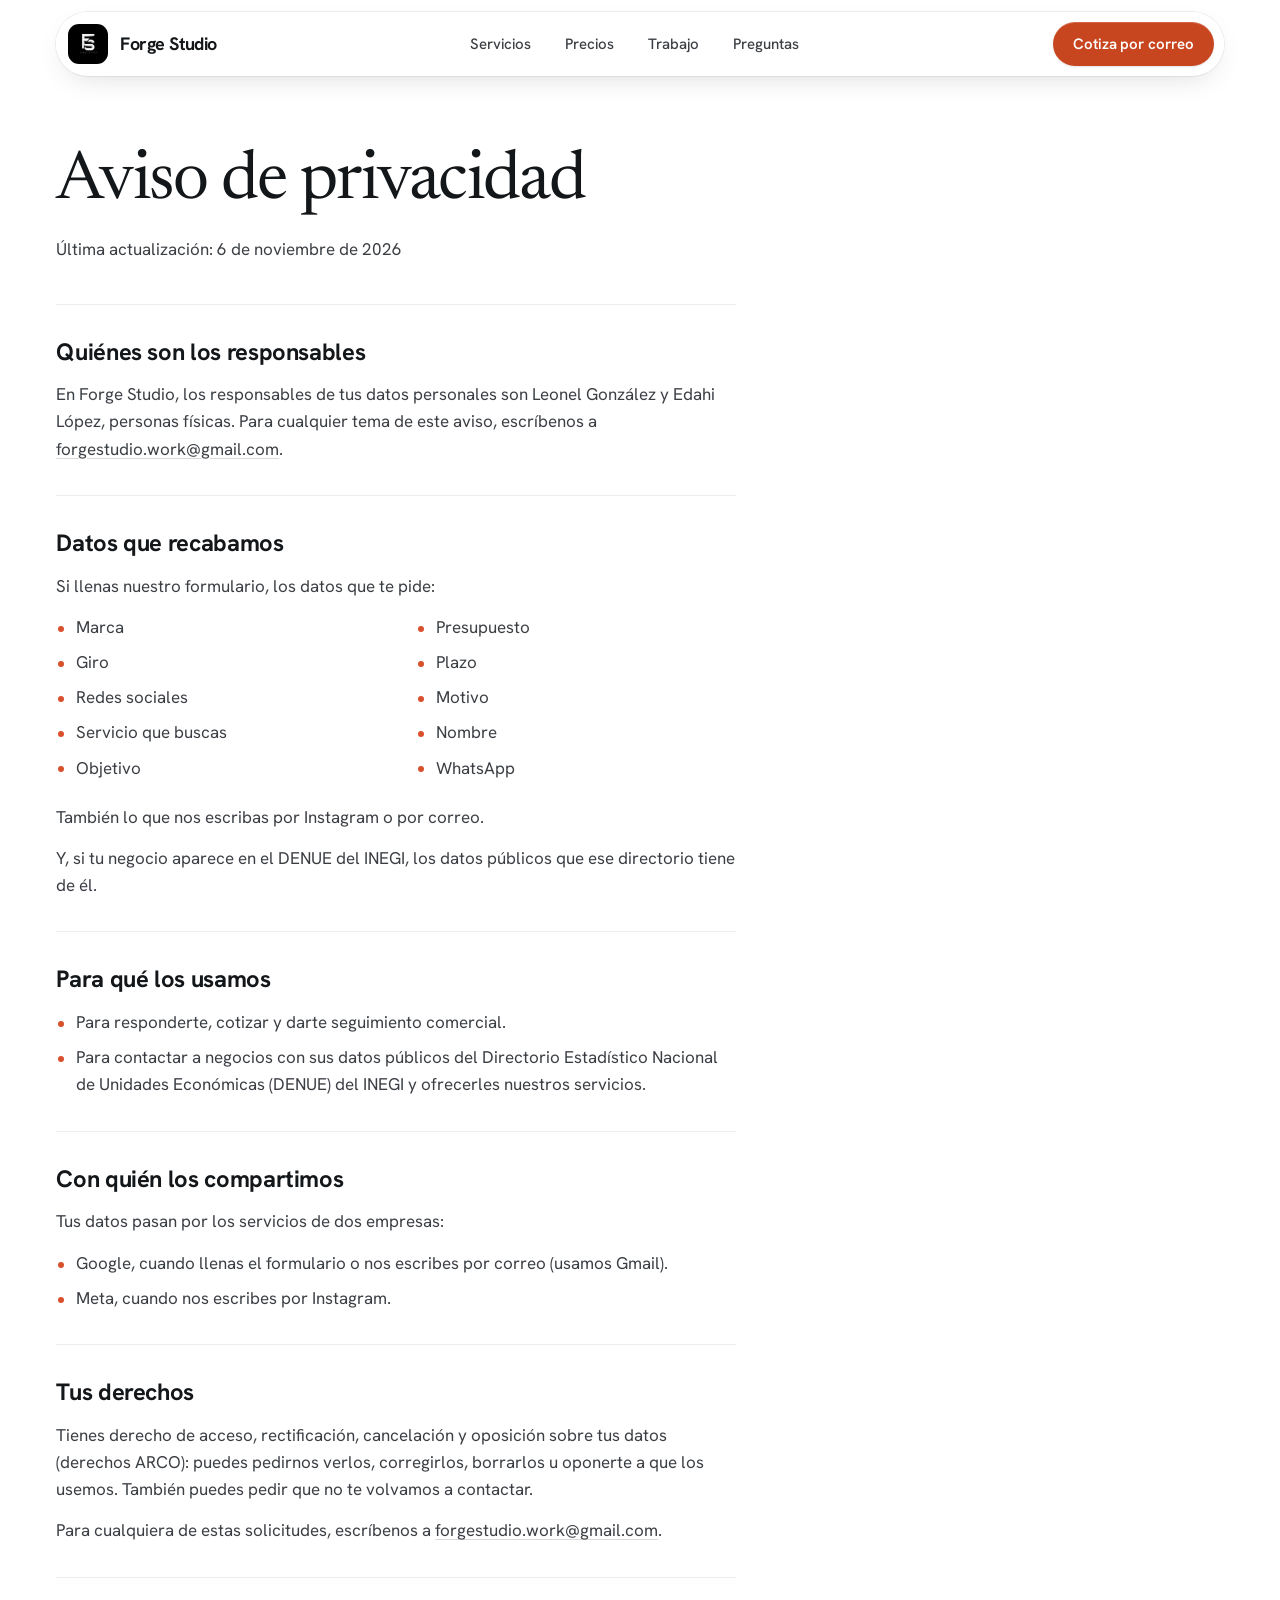
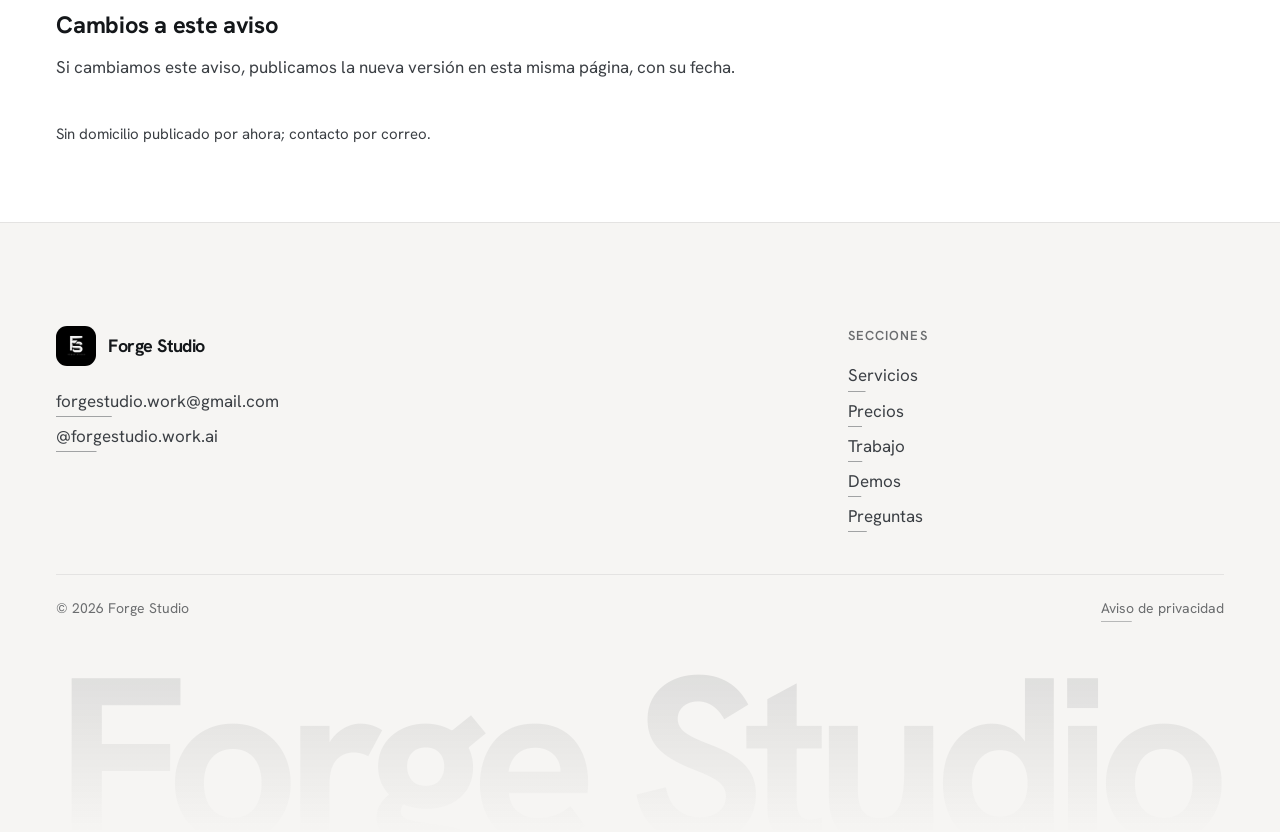
<file: aviso-de-privacidad.html>
<!doctype html>
<html lang="es" data-type="service">
<head>
<meta charset="utf-8">
<meta name="viewport" content="width=device-width, initial-scale=1, viewport-fit=cover">
<title>Aviso de privacidad · Forge Studio</title>
<meta name="description" content="Qué datos personales recaba Forge Studio, para qué los usa, con quién los comparte y cómo ejercer tus derechos.">
<meta name="site-kind" content="other">
<meta name="page-type" content="service">
<link rel="canonical" href="https://leogoma.github.io/forge-studio/aviso-de-privacidad.html">
<meta property="og:type" content="website">
<meta property="og:locale" content="es_MX">
<meta property="og:site_name" content="Forge Studio">
<meta property="og:title" content="Aviso de privacidad · Forge Studio">
<meta property="og:description" content="Qué datos personales recaba Forge Studio, para qué los usa, con quién los comparte y cómo ejercer tus derechos.">
<meta property="og:url" content="https://leogoma.github.io/forge-studio/aviso-de-privacidad.html">
<meta property="og:image" content="https://leogoma.github.io/forge-studio/img/og.jpg">
<meta property="og:image:width" content="1200">
<meta property="og:image:height" content="630">
<meta property="og:image:alt" content="Modelo creado con IA con playera deportiva negra de Vantif, entre la niebla de Chipinque">
<meta name="twitter:card" content="summary_large_image">
<link rel="icon" type="image/png" sizes="32x32" href="favicon-32.png">
<link rel="apple-touch-icon" href="apple-touch-icon.png">
<meta name="theme-color" content="#ffffff">
<link rel="preload" href="fonts/hanken-grotesk-latin.woff2" as="font" type="font/woff2" crossorigin>
<link rel="stylesheet" href="css/sitio.css">
</head>
<body>
<header class="nav">
  <div class="wrap nav__bar glass">
    <a class="skip-link" href="#aviso">Saltar al contenido</a>
    <a class="nav__logo" href="./"><img src="img/brand/forge-monogram-96.webp" srcset="img/brand/forge-monogram-96.webp 96w, img/brand/forge-monogram-192.webp 192w" sizes="40px" width="40" height="40" alt=""><span>Forge Studio</span></a>
    <nav class="nav__links" id="menu" aria-label="Principal">
      <a class="nav__link" href="./#servicios">Servicios</a>
      <a class="nav__link" href="./#precios">Precios</a>
      <a class="nav__link" href="./#trabajo">Trabajo</a>
      <a class="nav__link" href="./#preguntas">Preguntas</a>
    </nav>
    <div class="nav__actions">
      <a class="btn btn--primary" href="mailto:forgestudio.work@gmail.com?subject=Quiero%20cotizar" data-cta="contacto">Cotiza por correo</a>
    </div>
    <button class="nav__toggle" type="button" aria-expanded="false" aria-controls="menu" aria-label="Menú">
      <svg width="18" height="18" viewBox="0 0 18 18" aria-hidden="true"><path d="M2 5h14" stroke="currentColor" stroke-width="1.6" stroke-linecap="round"/><path d="M2 13h14" stroke="currentColor" stroke-width="1.6" stroke-linecap="round"/></svg>
    </button>
  </div>
</header>

<main id="top">
  <section class="aviso-page" id="aviso" aria-labelledby="aviso-h">
    <div class="wrap"><article class="aviso">
      <h1 id="aviso-h">Aviso de privacidad</h1>
      <p class="aviso__fecha">Última actualización: 6 de noviembre de 2026</p>

      <section id="responsable-tema" aria-labelledby="responsable-h">
        <h2 id="responsable-h">Quiénes son los responsables</h2>
        <p>En Forge Studio, los responsables de tus datos personales son <span id="responsable">Leonel González y Edahi López</span>, personas físicas. Para cualquier tema de este aviso, escríbenos a <a href="mailto:forgestudio.work@gmail.com">forgestudio.work@gmail.com</a>.</p>
      </section>

      <section id="datos" aria-labelledby="datos-h">
        <h2 id="datos-h">Datos que recabamos</h2>
        <p>Si llenas nuestro formulario, los datos que te pide:</p>
        <ul class="aviso__datos" role="list">
          <li>Marca</li>
          <li>Giro</li>
          <li>Redes sociales</li>
          <li>Servicio que buscas</li>
          <li>Objetivo</li>
          <li>Presupuesto</li>
          <li>Plazo</li>
          <li>Motivo</li>
          <li>Nombre</li>
          <li>WhatsApp</li>
        </ul>
        <p>También lo que nos escribas por Instagram o por correo.</p>
        <p>Y, si tu negocio aparece en el DENUE del INEGI, los datos públicos que ese directorio tiene de él.</p>
      </section>

      <section id="finalidades" aria-labelledby="finalidades-h">
        <h2 id="finalidades-h">Para qué los usamos</h2>
        <ul role="list">
          <li>Para responderte, cotizar y darte seguimiento comercial.</li>
          <li>Para contactar a negocios con sus datos públicos del Directorio Estadístico Nacional de Unidades Económicas (DENUE) del INEGI y ofrecerles nuestros servicios.</li>
        </ul>
      </section>

      <section id="terceros" aria-labelledby="terceros-h">
        <h2 id="terceros-h">Con quién los compartimos</h2>
        <p>Tus datos pasan por los servicios de dos empresas:</p>
        <ul role="list">
          <li>Google, cuando llenas el formulario o nos escribes por correo (usamos Gmail).</li>
          <li>Meta, cuando nos escribes por Instagram.</li>
        </ul>
      </section>

      <section id="derechos" aria-labelledby="derechos-h">
        <h2 id="derechos-h">Tus derechos</h2>
        <p>Tienes derecho de acceso, rectificación, cancelación y oposición sobre tus datos (derechos ARCO): puedes pedirnos verlos, corregirlos, borrarlos u oponerte a que los usemos. También puedes pedir que no te volvamos a contactar.</p>
        <p>Para cualquiera de estas solicitudes, escríbenos a <a href="mailto:forgestudio.work@gmail.com">forgestudio.work@gmail.com</a>.</p>
      </section>

      <section id="cambios" aria-labelledby="cambios-h">
        <h2 id="cambios-h">Cambios a este aviso</h2>
        <p>Si cambiamos este aviso, publicamos la nueva versión en esta misma página, con su fecha.</p>
      </section>

      <p class="aviso__nota">Sin domicilio publicado por ahora; contacto por correo.</p>
    </article></div>
  </section>
</main>

<footer class="footer">
  <div class="wrap">
    <div class="footer__grid">
      <div class="footer__brand">
        <a class="nav__logo" href="./"><img src="img/brand/forge-monogram-96.webp" srcset="img/brand/forge-monogram-96.webp 96w, img/brand/forge-monogram-192.webp 192w" sizes="40px" width="40" height="40" alt="" loading="lazy" decoding="async"><span>Forge Studio</span></a>
        <ul>
          <li><a class="link" href="mailto:forgestudio.work@gmail.com">forgestudio.work@gmail.com</a></li>
          <li><a class="link" href="https://www.instagram.com/forgestudio.work.ai/" rel="noopener">@forgestudio.work.ai</a></li>
        </ul>
      </div>
      <div class="footer__col"><h4>Secciones</h4><ul><li><a class="link" href="./#servicios">Servicios</a></li><li><a class="link" href="./#precios">Precios</a></li><li><a class="link" href="./#trabajo">Trabajo</a></li><li><a class="link" href="./#demos">Demos</a></li><li><a class="link" href="./#preguntas">Preguntas</a></li></ul></div>
    </div>
    <div class="footer__legal">
      <span>© 2026 Forge Studio</span>
      <a class="link" href="aviso-de-privacidad.html" aria-current="page">Aviso de privacidad</a>
    </div>
    <p class="footer__word" aria-hidden="true">Forge Studio</p>
  </div>
</footer>

<script type="module" src="js/sitio.js"></script>
<script type="module" src="js/contacto.js"></script>
</body>
</html>
</file>
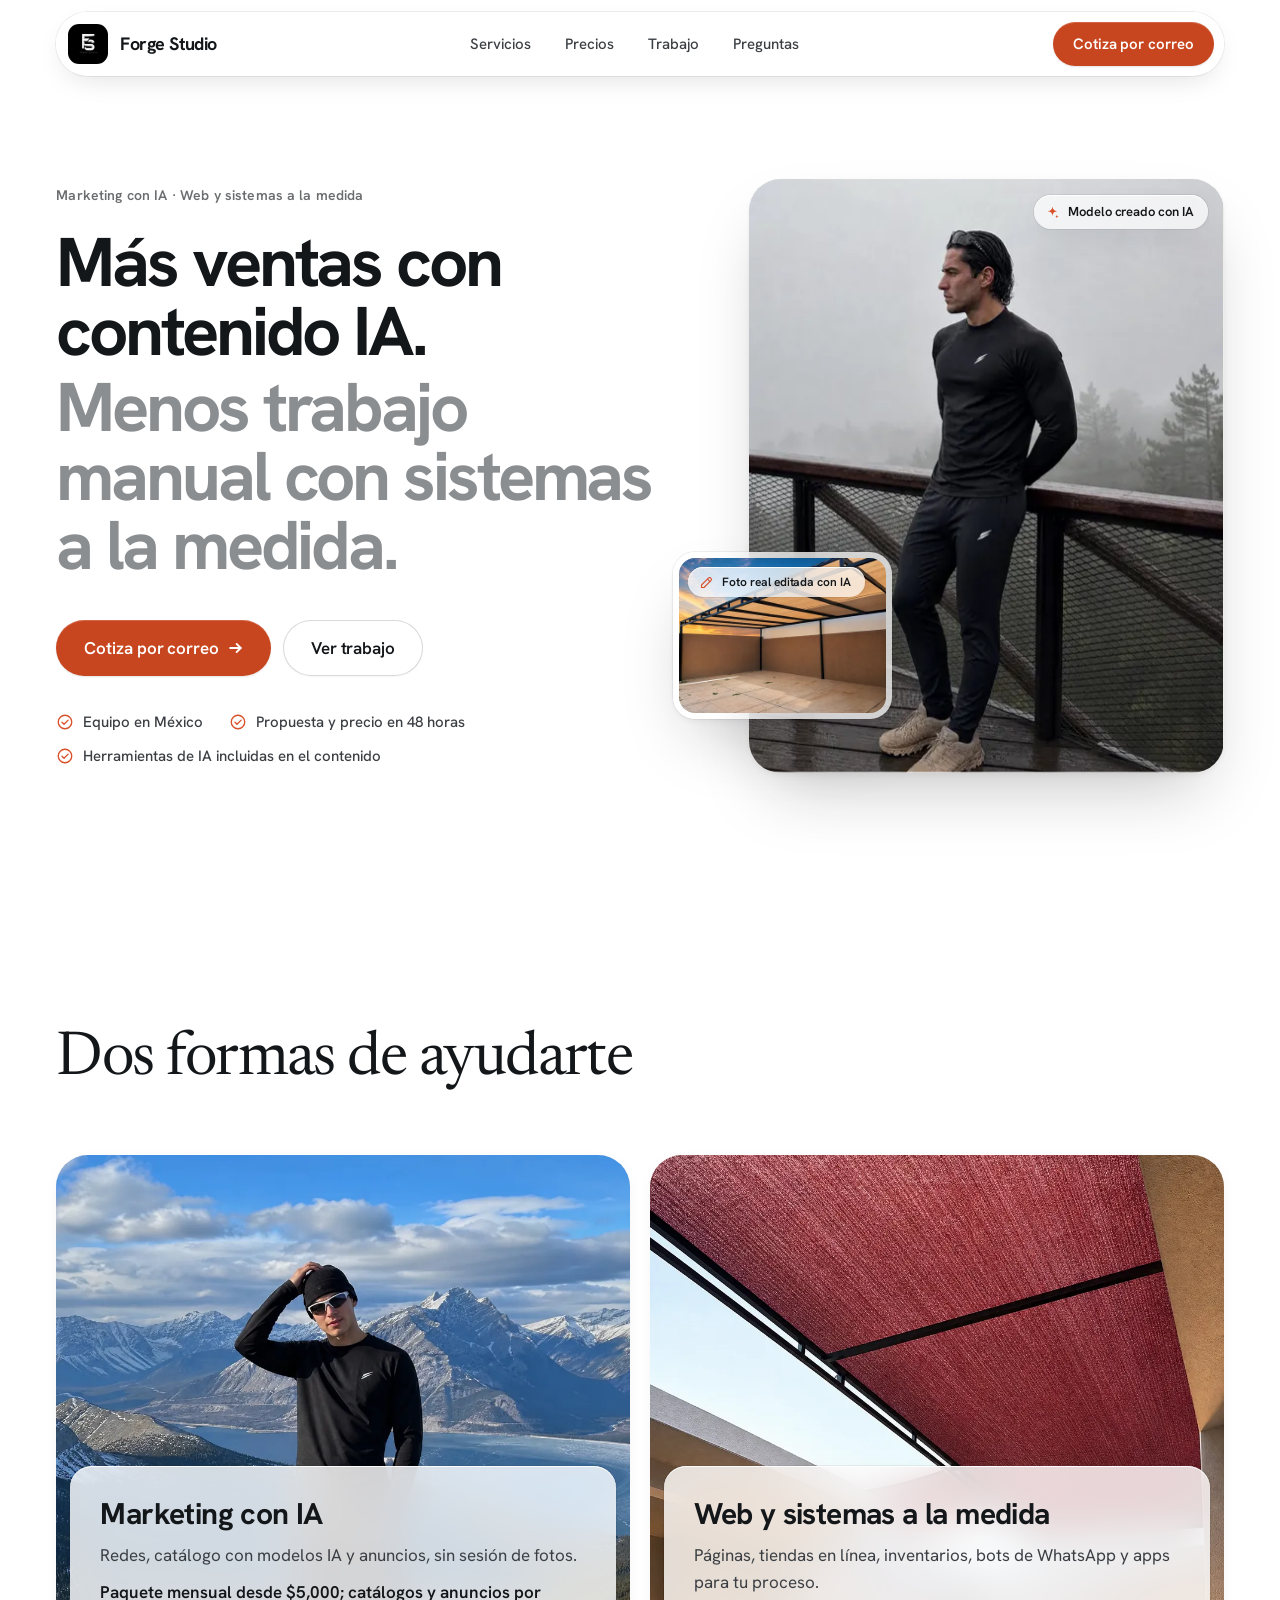
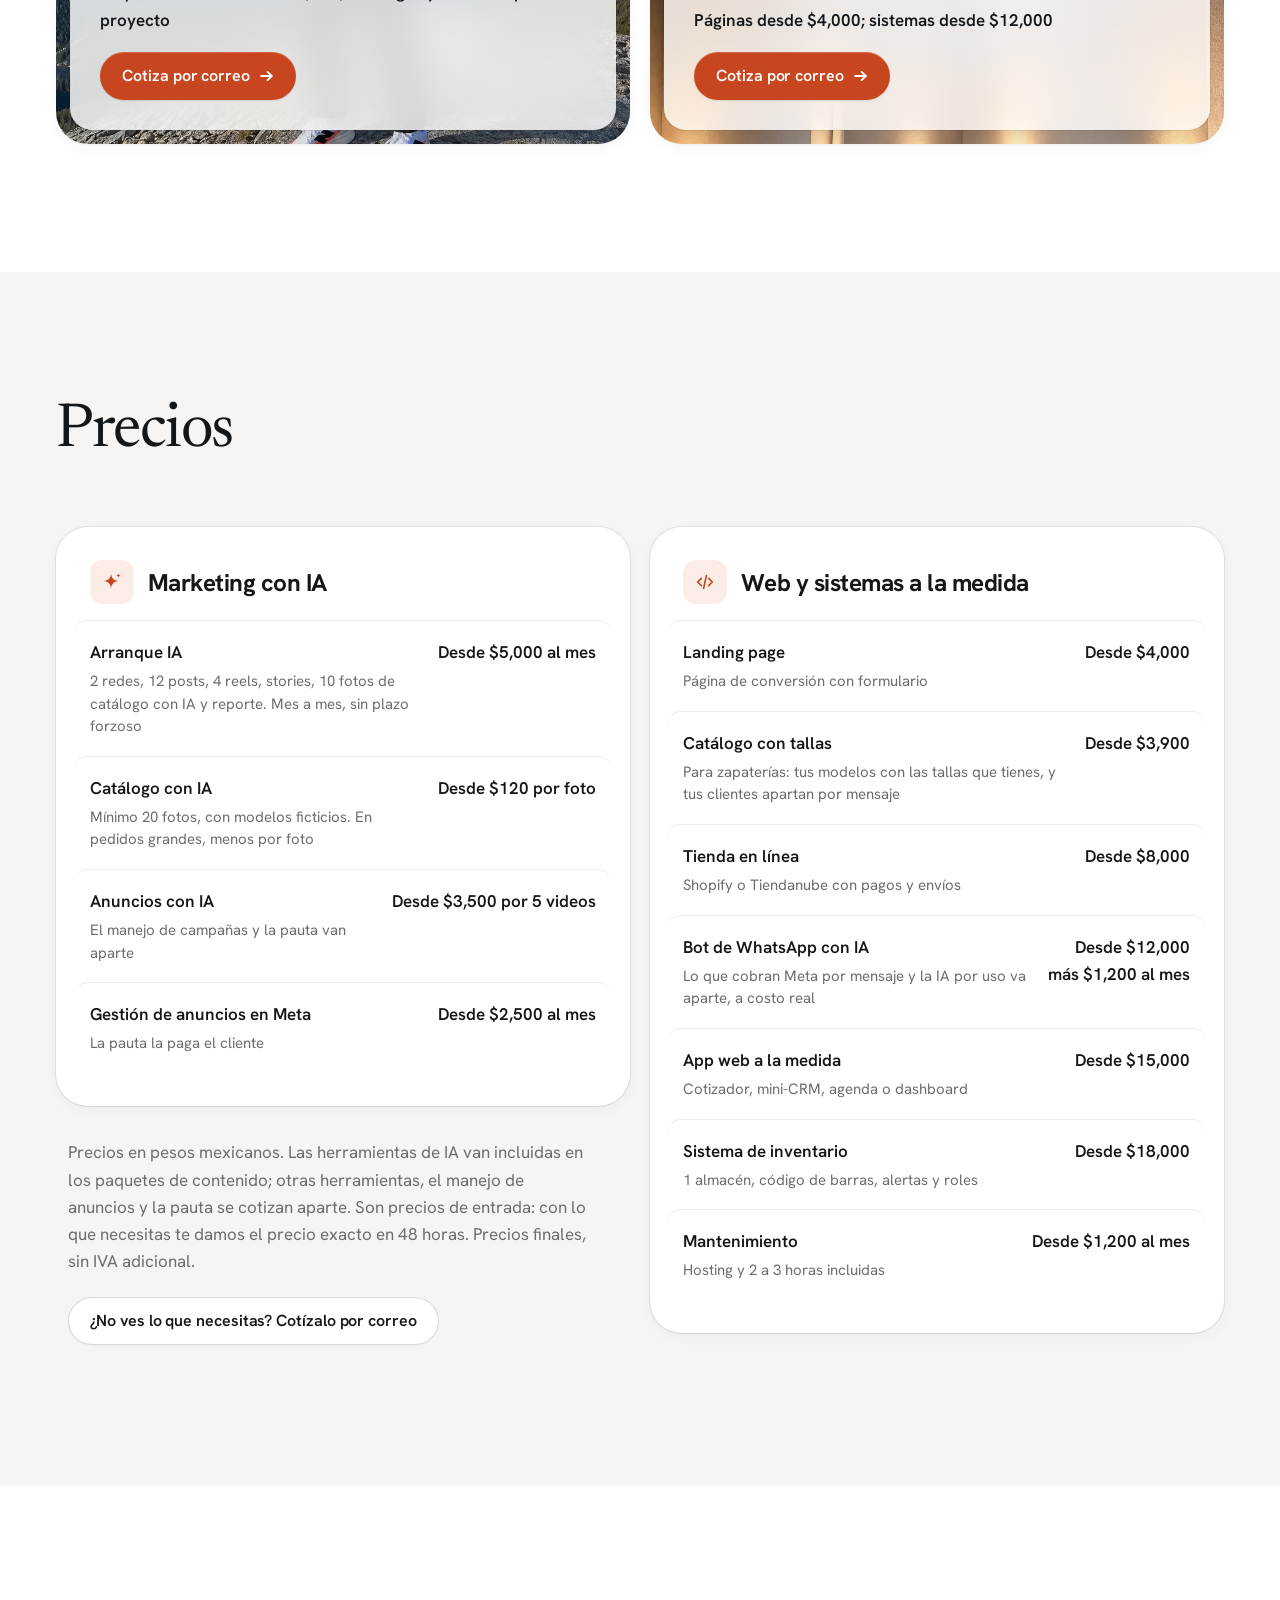
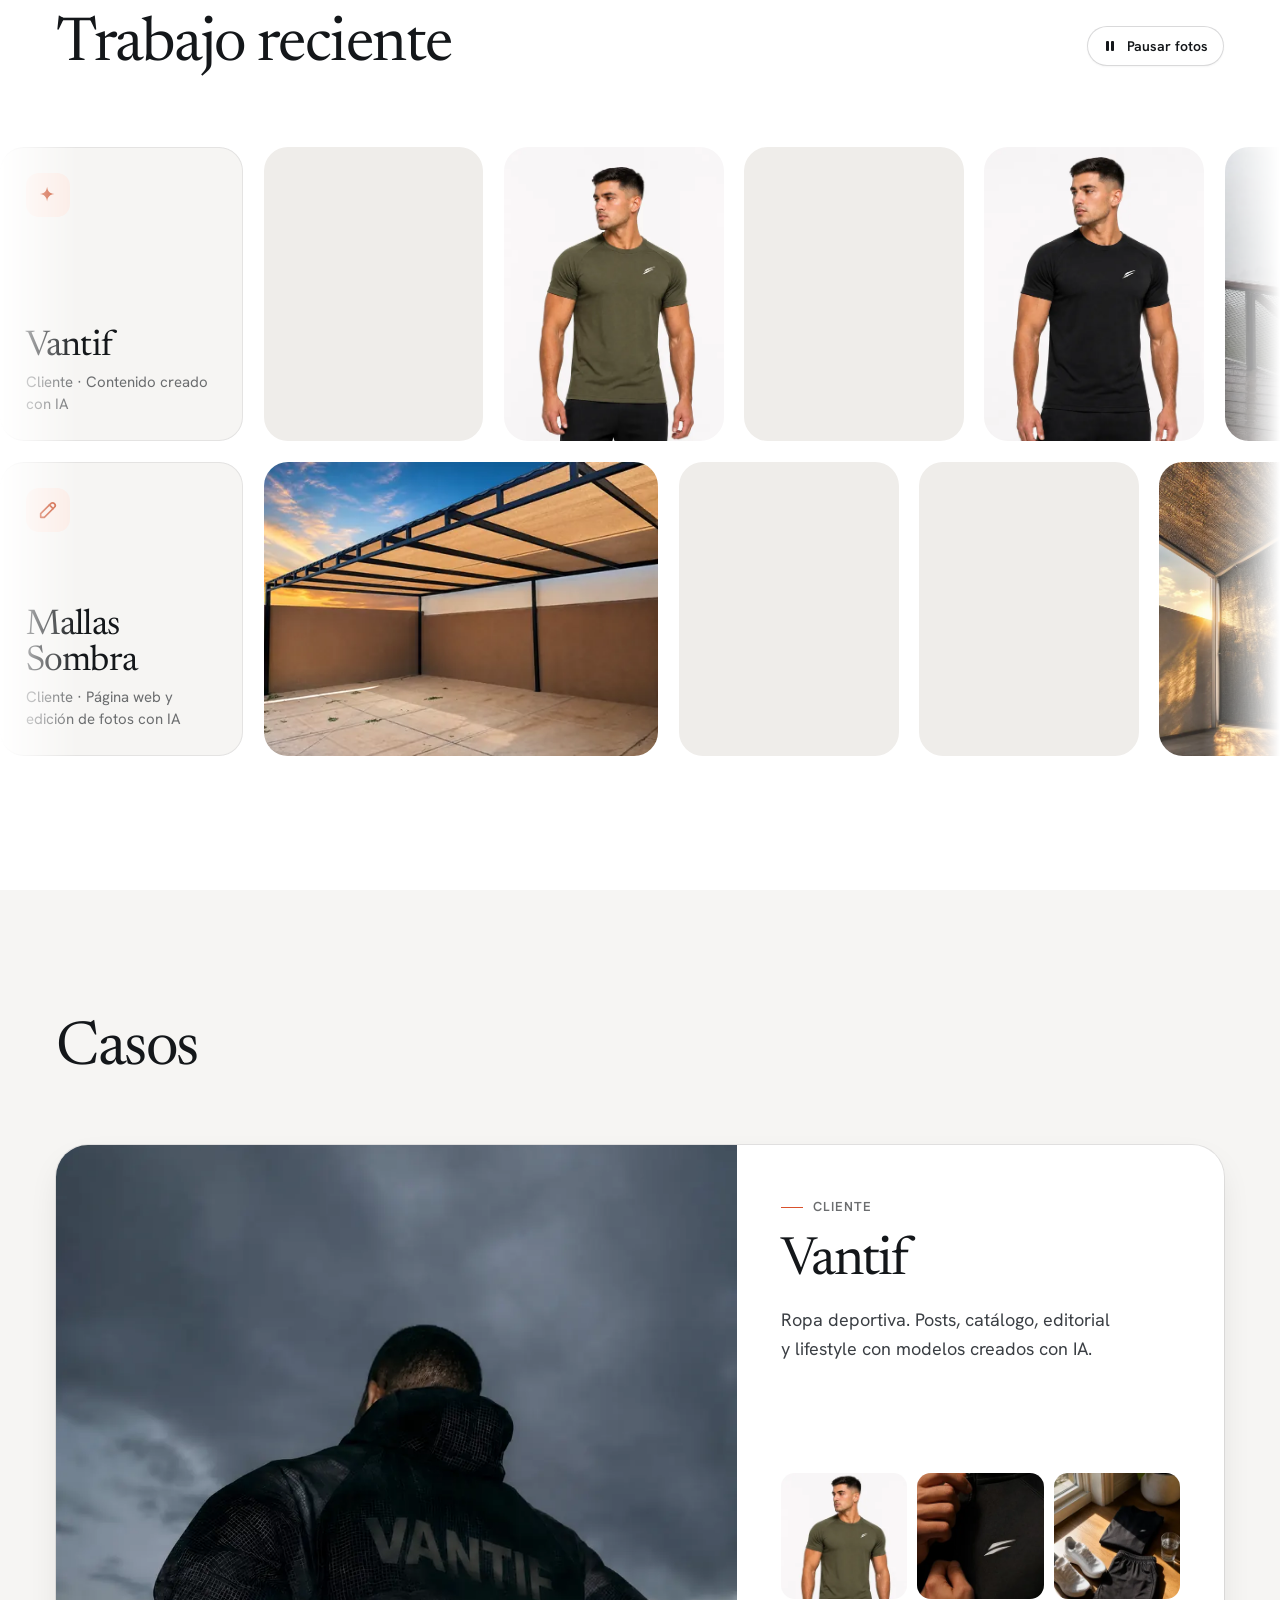
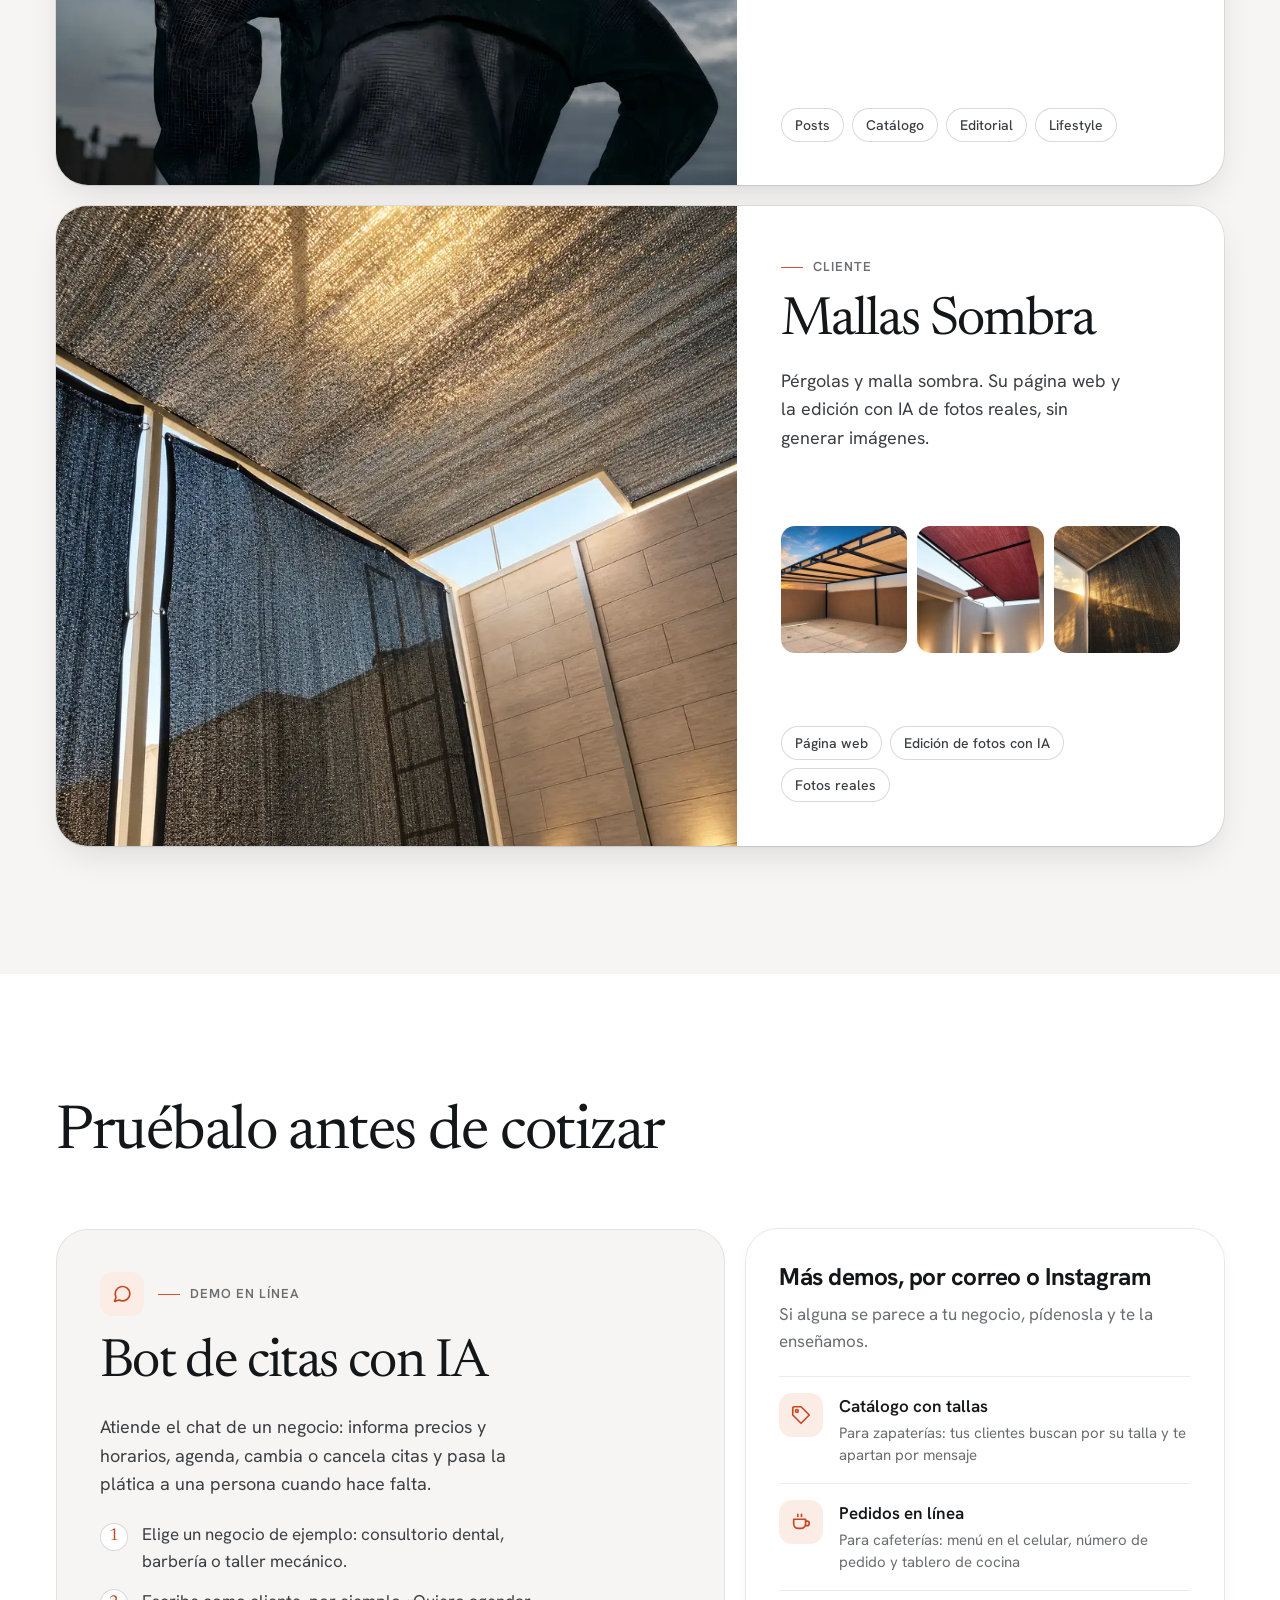
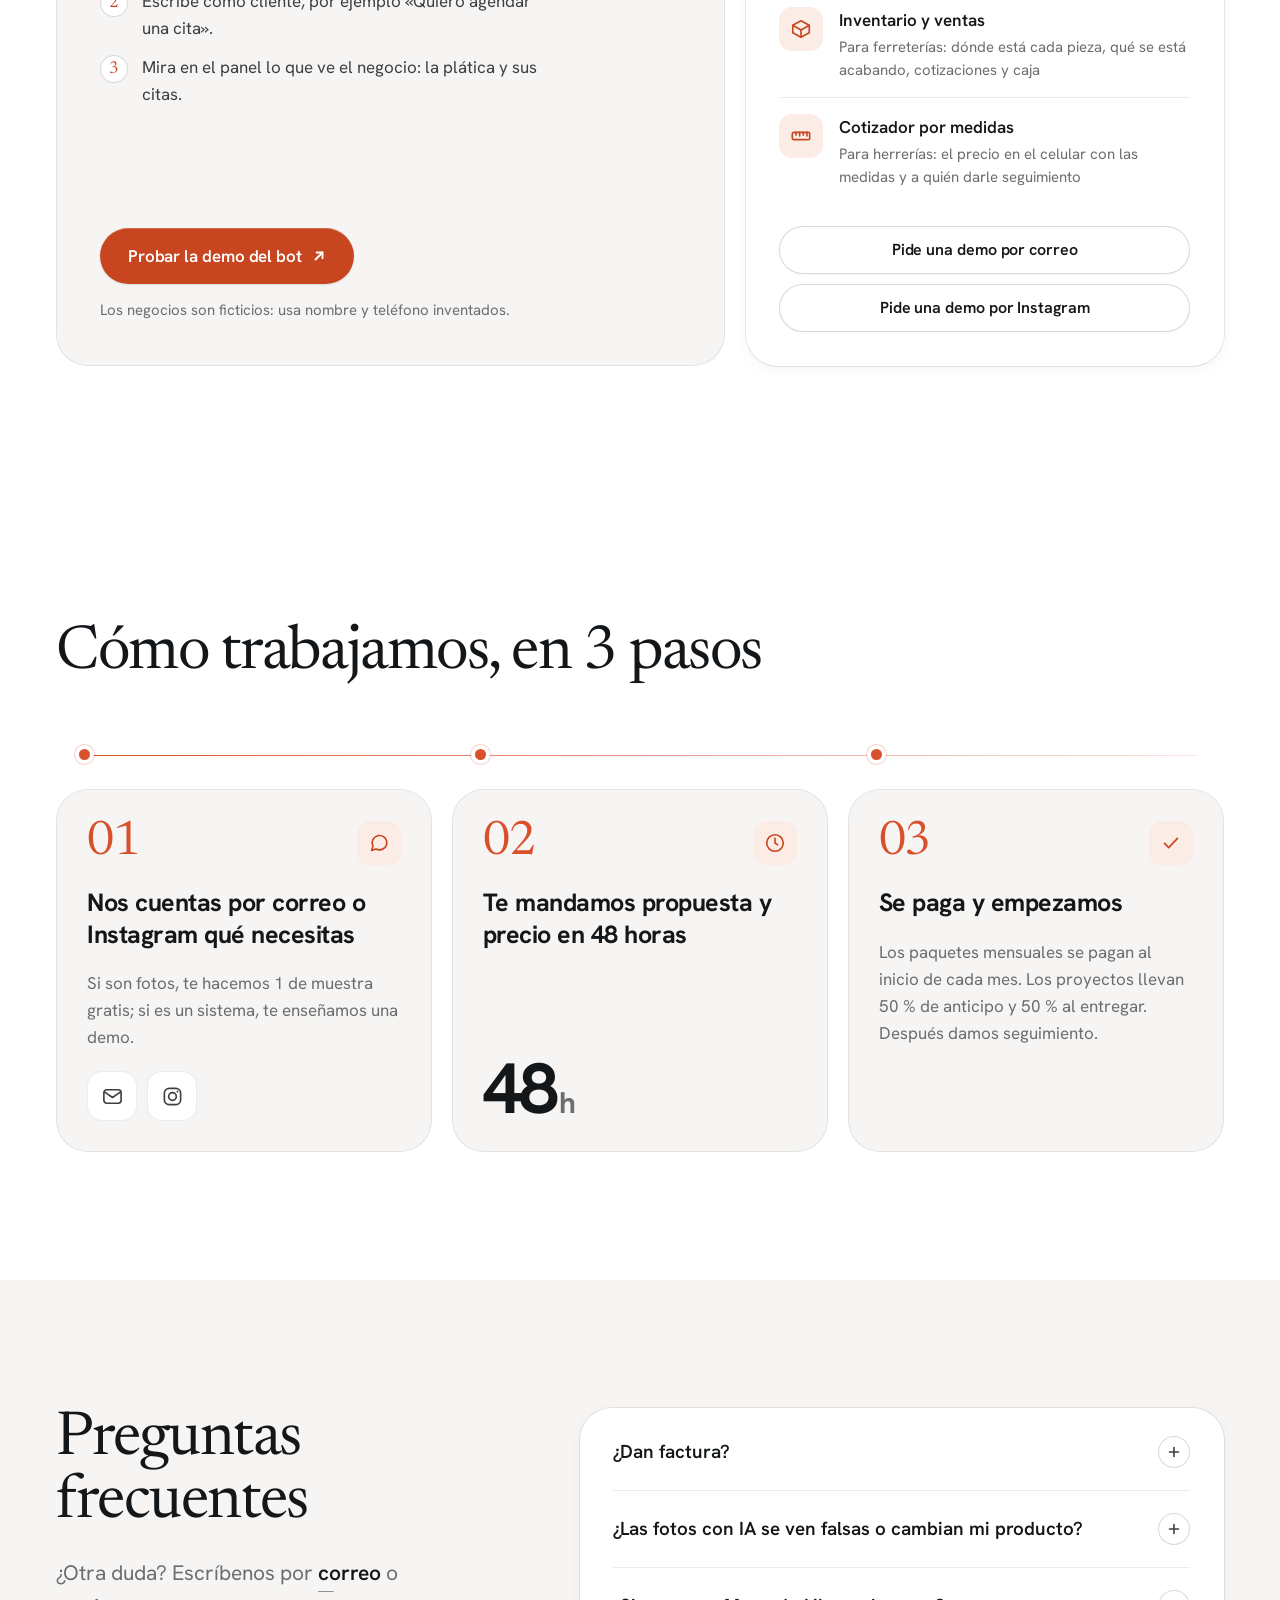
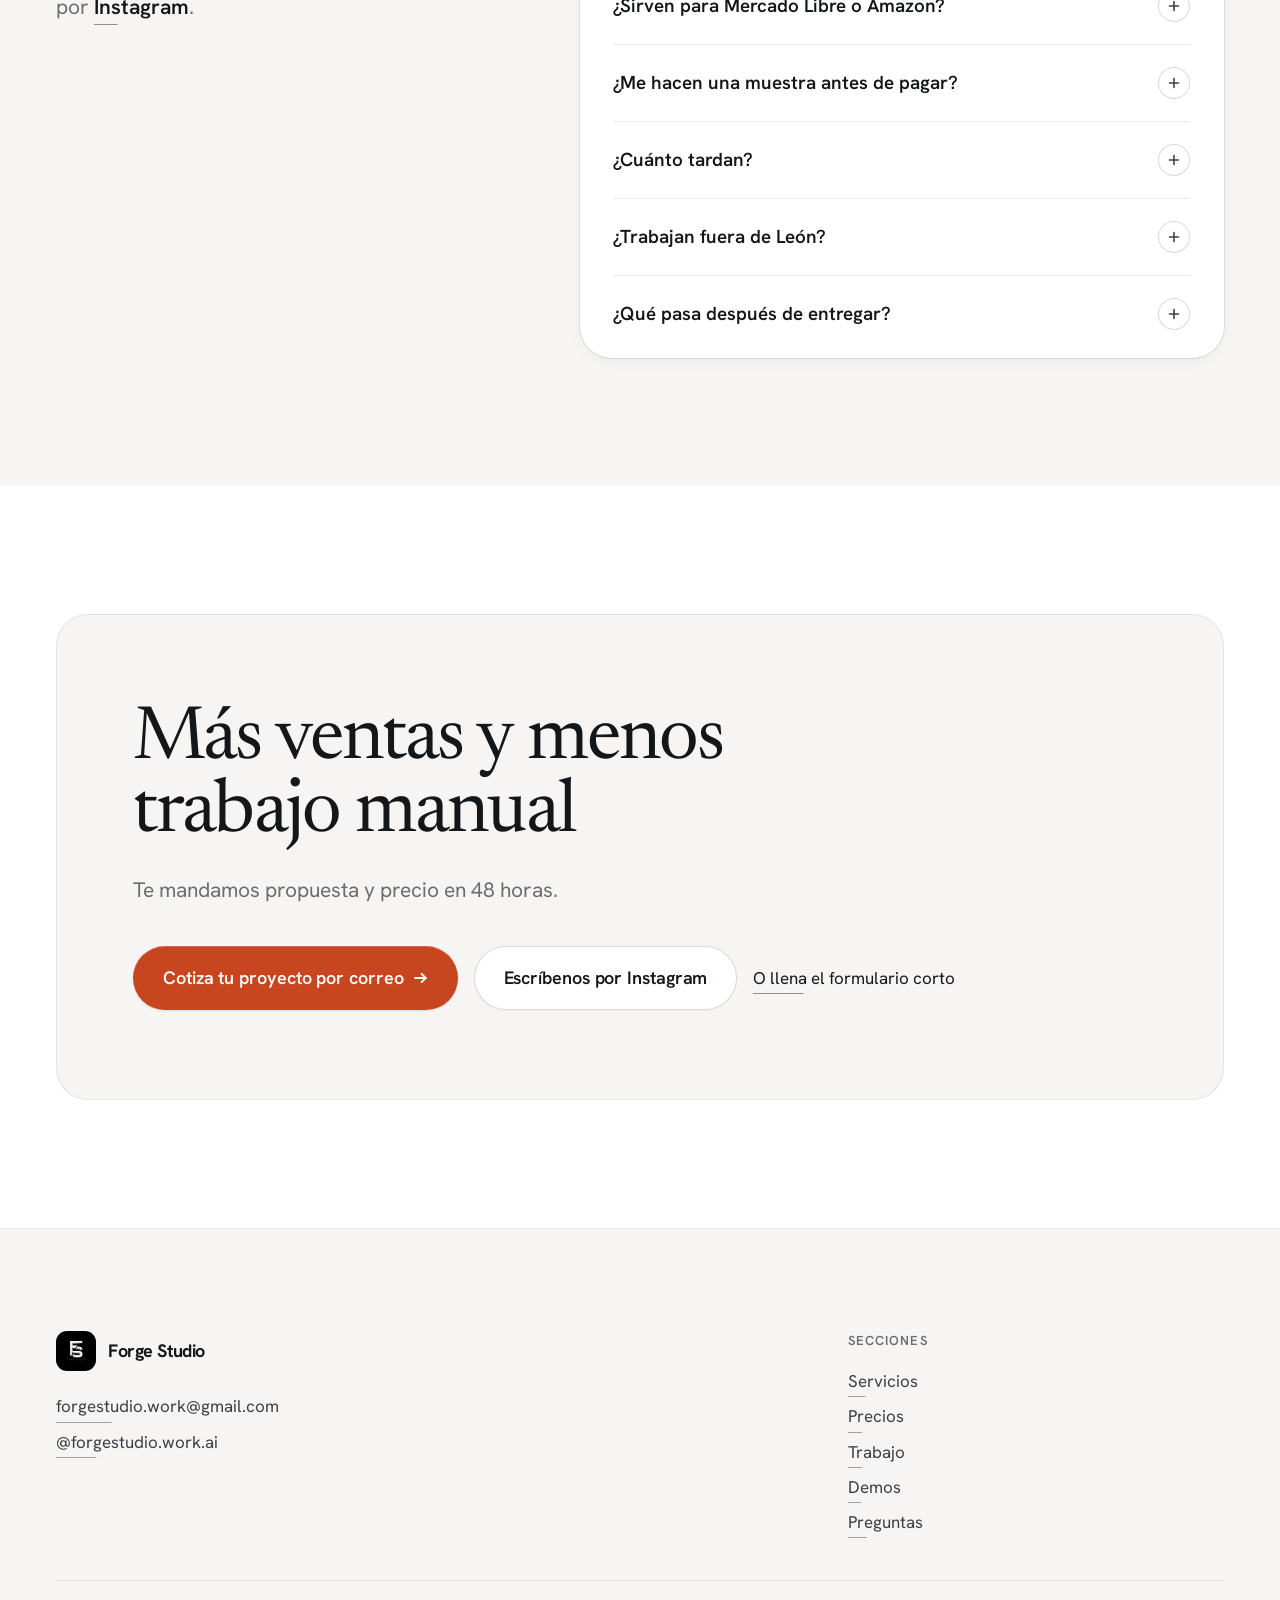
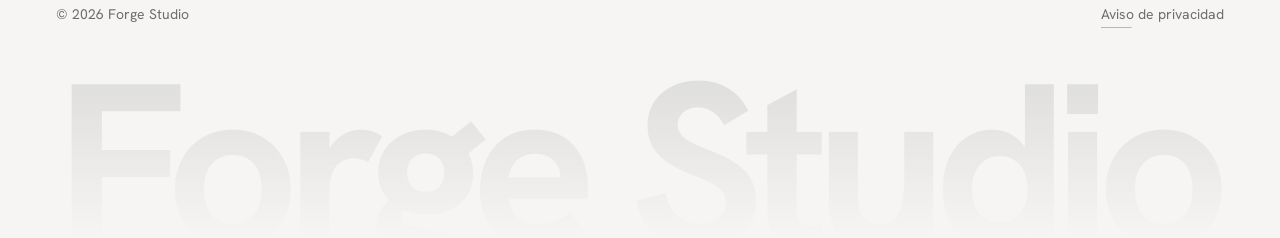
<file: oferta.html>
<!doctype html>
<html lang="es">
<head>
<meta charset="utf-8">
<meta name="viewport" content="width=device-width, initial-scale=1">
<title>Forge Studio</title>
<link rel="canonical" href="https://leogoma.github.io/forge-studio/">
<!-- la liga de Instagram apunta aquí con sus UTM: se lleva a la página nueva sin perder la query ni el #sección -->
<script>location.replace('./' + location.search + location.hash);</script>
<noscript><meta http-equiv="refresh" content="0; url=./"></noscript>
</head>
<body>
<p><a href="./">Ir a Forge Studio</a></p>
</body>
</html>
</file>
<file: css/sitio.css>
/* Forge Studio · versión clara (spec 12, cambio del 2026-11-09). Blanco y limpio: secciones blancas y gris muy claro,
   tinta casi negra, el naranja de la marca solo en botones y detalles, vidrio blanco esmerilado en la barra y sobre
   las fotos, y movimiento discreto (aparecer al bajar, hover sin luces). Compartido por index y el aviso. */

@font-face { font-family: "Hanken Grotesk"; font-style: normal; font-weight: 400 700; font-display: swap; src: url("../fonts/hanken-grotesk-latin.woff2") format("woff2"); }
@font-face { font-family: "Newsreader"; font-style: normal; font-weight: 400; font-display: swap; src: url("../fonts/newsreader-latin.woff2") format("woff2"); }

:root {
  color-scheme: light;
  --bg: #ffffff;
  --bg-soft: #f6f5f3;
  --surface: #efedea;
  --ink: #14171a;
  --ink-soft: #3b3f44;
  --muted: #6b6d6f;
  --faint: #8b8e91;
  --line: rgb(20 23 26 / .08);
  --line-strong: rgb(20 23 26 / .16);
  /* el naranja de la marca (#d9512c) un tono más hondo en los botones, para que el texto blanco pase AA */
  --brand: #c8461f;
  --brand-hover: #b03c1a;
  --accent: #d9512c;
  --accent-tint: #fbece6;
  --gut: clamp(20px, 4.4vw, 64px);
  --max: 1320px;
  --nav-h: 64px;
  --r-sm: 14px;
  --r-lg: 24px;
  --r-xl: 32px;
  --gap: clamp(16px, 1.6vw, 24px);
  --sec-pad: clamp(88px, 10vw, 152px);
  --shadow-sm: 0 1px 2px rgb(20 23 26 / .04), 0 4px 14px rgb(20 23 26 / .04);
  --shadow-md: 0 1px 2px rgb(20 23 26 / .05), 0 14px 36px -10px rgb(20 23 26 / .14);
  --shadow-lg: 0 2px 6px rgb(20 23 26 / .05), 0 32px 70px -24px rgb(20 23 26 / .28);
  --ease-out: cubic-bezier(.23, 1, .32, 1);
  --ease-quint: cubic-bezier(.22, 1, .36, 1);
  --ease-in-out: cubic-bezier(.77, 0, .175, 1);
  --sans: "Hanken Grotesk", ui-sans-serif, system-ui, sans-serif;
  --serif: "Newsreader", ui-serif, Georgia, serif;
}

/* ---------- base ---------- */
*, *::before, *::after { box-sizing: border-box; }
html { -webkit-text-size-adjust: 100%; scroll-padding-top: calc(var(--nav-h) + 40px); }
@media (prefers-reduced-motion: no-preference) { html { scroll-behavior: smooth; } }
body {
  margin: 0; min-height: 100vh; background: var(--bg); color: var(--ink);
  font: 400 17px/1.6 var(--sans); -webkit-font-smoothing: antialiased; overflow-x: clip;
}
img { display: block; max-width: 100%; height: auto; }
a { color: inherit; text-decoration: none; }
button { font: inherit; color: inherit; }
h1, h2, h3, h4, p, ul, ol { margin: 0; }
ul, ol { padding: 0; list-style: none; }
::selection { background: var(--accent-tint); color: var(--ink); }
:focus-visible { outline: 2px solid var(--brand); outline-offset: 3px; }

.wrap { width: min(100% - 2 * var(--gut), var(--max)); margin-inline: auto; }
.section { position: relative; padding-block: var(--sec-pad); }
.section--soft { background: var(--bg-soft); }
.section-head { display: flex; align-items: flex-end; justify-content: space-between; gap: 24px; margin-bottom: clamp(40px, 5vw, 64px); }
h2 { font: 400 clamp(40px, 4.2vw + 8px, 76px)/1.02 var(--serif); letter-spacing: -.025em; text-wrap: balance; }
h3 { font: 700 clamp(20px, .8vw + 14px, 25px)/1.2 var(--sans); letter-spacing: -.02em; }

.skip-link, .sr-only { position: absolute; width: 1px; height: 1px; overflow: hidden; clip-path: inset(50%); white-space: nowrap; }
.skip-link:focus { position: fixed; z-index: 95; top: 12px; left: 12px; width: auto; height: auto; clip-path: none;
  padding: 12px 18px; border-radius: 12px; background: var(--ink); color: #fff; font-weight: 600; }

/* ---------- vidrio blanco esmerilado (barra y sobre fotos) ---------- */
/* Safari no resuelve variables dentro de -webkit-backdrop-filter: los valores van fijos */
.glass {
  position: relative;
  background-color: rgb(255 255 255 / .74);
  -webkit-backdrop-filter: blur(20px) saturate(180%);
  backdrop-filter: blur(20px) saturate(180%);
  box-shadow: inset 0 1px 0 rgb(255 255 255 / .9), 0 0 0 1px rgb(20 23 26 / .07), 0 10px 30px -12px rgb(20 23 26 / .18);
}
@supports not ((backdrop-filter: blur(1px)) or (-webkit-backdrop-filter: blur(1px))) {
  .glass { background-color: rgb(255 255 255 / .97); }
}

/* ---------- botones y ligas ---------- */
.btn {
  --h: 48px;
  position: relative; display: inline-flex; align-items: center; justify-content: center; gap: 10px;
  height: var(--h); padding: 0 22px; border: 0; border-radius: 999px; cursor: pointer;
  font: 600 16px/1 var(--sans); letter-spacing: -.005em; white-space: nowrap; -webkit-tap-highlight-color: transparent;
  transition: transform 160ms var(--ease-out), background-color 200ms ease, color 200ms ease, box-shadow 250ms ease;
}
.btn:active { transform: scale(.97); }
.btn--lg { --h: 56px; padding: 0 28px; font-size: 17px; }
.btn--sm { --h: 40px; padding: 0 16px; font-size: 14px; }
.btn--xl { --h: 64px; padding: 0 30px; font-size: 18px; }
.btn--primary { background: var(--brand); color: #fff; box-shadow: 0 1px 2px rgb(20 23 26 / .12), inset 0 1px 0 rgb(255 255 255 / .18); }
.btn--secondary { background: #fff; color: var(--ink); box-shadow: inset 0 0 0 1px var(--line-strong), 0 1px 2px rgb(20 23 26 / .04); }
.btn .arrow { width: 14px; height: 14px; flex: none; transition: transform 300ms var(--ease-out); }
@media (hover: hover) and (pointer: fine) {
  .btn--primary:hover { background: var(--brand-hover); }
  .btn--secondary:hover { background: var(--bg-soft); }
  .btn:hover .arrow { transform: translateX(3px); }
}

/* liga con subrayado que se dibuja */
.link { position: relative; display: inline-block; }
.link::after {
  content: ""; position: absolute; left: 0; right: 0; bottom: -2px; height: 1px; background: currentColor;
  transform: scaleX(.25); transform-origin: left; opacity: .45;
  transition: transform 400ms var(--ease-out), opacity 300ms ease;
}
@media (hover: hover) and (pointer: fine) { .link:hover::after { transform: scaleX(1); opacity: 1; } }

/* ---------- navegación ---------- */
.nav { position: fixed; z-index: 60; top: 12px; left: 0; right: 0; pointer-events: none; }
.nav__bar {
  pointer-events: auto; display: flex; align-items: center; gap: 8px;
  height: var(--nav-h); padding: 0 10px 0 12px; border-radius: 999px; transition: background-color 300ms ease;
}
.nav.is-scrolled .nav__bar { background-color: rgb(255 255 255 / .86); }
.nav__logo { display: inline-flex; align-items: center; gap: 12px; font: 700 18px/1 var(--sans); letter-spacing: -.03em; }
.nav__logo img { width: 40px; height: 40px; border-radius: 11px; }
.nav__links { display: flex; gap: 2px; margin-inline: auto; }
.nav__link {
  display: inline-flex; align-items: center; height: 40px; padding: 0 16px; border-radius: 999px;
  color: var(--ink-soft); font-weight: 500; font-size: 15px; transition: color 200ms ease, background-color 200ms ease;
}
@media (hover: hover) and (pointer: fine) { .nav__link:hover { color: var(--ink); background: rgb(20 23 26 / .05); } }
.nav__actions { display: flex; }
.nav__actions .btn { --h: 44px; padding: 0 20px; font-size: 15px; }
.nav__toggle {
  display: none; place-items: center; width: 44px; height: 44px; margin-left: 4px;
  border: 0; border-radius: 999px; background: rgb(20 23 26 / .06); cursor: pointer;
}
.nav__toggle svg path { transition: transform 300ms var(--ease-out); transform-origin: center; }
.nav.is-open .nav__toggle svg path:first-child { transform: translateY(4px) rotate(45deg); }
.nav.is-open .nav__toggle svg path:last-child { transform: translateY(-4px) rotate(-45deg); }

@media (max-width: 859px) {
  .nav__toggle { display: grid; }
  .nav__actions { margin-left: auto; }
  /* el menú baja como una hoja bajo la barra; absoluto y no fijo, porque el backdrop-filter de la barra la vuelve su
     bloque contenedor */
  .nav__links {
    position: absolute; top: calc(100% + 8px); left: 0; right: 0;
    flex-direction: column; gap: 0; margin: 0; padding: 10px; border-radius: var(--r-lg);
    background: #fff; box-shadow: 0 0 0 1px var(--line), var(--shadow-lg);
    opacity: 0; visibility: hidden; transform: translateY(-8px) scale(.98); transform-origin: top center;
    transition: opacity 200ms ease, transform 250ms var(--ease-out), visibility 0s linear 250ms;
  }
  .nav.is-open .nav__links { opacity: 1; visibility: visible; transform: none; transition: opacity 200ms ease, transform 300ms var(--ease-out), visibility 0s; }
  .nav__link { height: 56px; padding: 0 18px; font-size: 20px; font-weight: 600; color: var(--ink); border-radius: var(--r-sm); }
}
@media (max-width: 479px) {
  .nav__logo span { position: absolute; width: 1px; height: 1px; overflow: hidden; clip-path: inset(50%); white-space: nowrap; }
}

/* ---------- entrada de la portada y aparición al bajar (discretas) ---------- */
@media (prefers-reduced-motion: no-preference) {
  .enter { animation: enter 800ms var(--ease-quint) both; animation-delay: calc(var(--i, 0) * 60ms + 60ms); }
  @keyframes enter { from { opacity: 0; transform: translateY(16px); } }
  .hero__photo img { animation: settle 1400ms var(--ease-out) both; }
  @keyframes settle { from { transform: scale(1.04); } }

  /* lo que aparece al bajar se esconde solo si corre el JS (clase js en <html>) y nunca más de 4 s. Con translate
     (no transform) para no pisar el transform del hover; la lista conserva las transiciones del hover */
  html.js:not(.revelar-todo) [data-reveal] {
    opacity: 0; translate: 0 14px;
    transition: opacity 700ms var(--ease-out), translate 800ms var(--ease-out), transform 400ms var(--ease-out), box-shadow 400ms ease;
    transition-delay: calc(var(--i, 0) * 70ms), calc(var(--i, 0) * 70ms), 0s, 0s;
  }
  html.js:not(.revelar-todo) [data-reveal].is-in { opacity: 1; translate: none; }
}

/* ---------- portada ---------- */
.hero { display: grid; align-items: center; min-height: 100vh; min-height: 100svh; padding: calc(12px + var(--nav-h) + 48px) 0 72px; }
.hero__grid { display: grid; grid-template-columns: repeat(12, minmax(0, 1fr)); column-gap: var(--gap); align-items: center; }
.hero__text { grid-column: 1 / span 7; }
.hero__art { grid-column: 8 / -1; position: relative; }
.hero__label { font-size: 14px; font-weight: 600; letter-spacing: .01em; color: var(--muted); }
.hero h1 { margin-top: 22px; font: 700 clamp(40px, 4.3vw + 14px, 82px)/1 var(--sans); letter-spacing: -.045em; text-wrap: balance; }
.hero h1 > span { display: block; }
.hero h1 .h1-b { color: var(--faint); margin-top: .1em; }
.hero__cta { display: flex; flex-wrap: wrap; gap: 12px; margin-top: 40px; }
.hero__trust { display: flex; flex-wrap: wrap; gap: 10px 26px; margin-top: 34px; font-size: 15px; font-weight: 500; color: var(--ink-soft); }
.hero__trust li { display: inline-flex; align-items: center; gap: 9px; }
.hero__trust svg { width: 18px; height: 18px; flex: none; color: var(--accent); }

.hero__photo { position: relative; aspect-ratio: 4 / 5; border-radius: var(--r-xl); overflow: hidden; background: var(--surface); box-shadow: var(--shadow-lg); }
.hero__photo img { width: 100%; height: 100%; object-fit: cover; }
.chip {
  display: inline-flex; align-items: center; gap: 8px; height: 34px; padding: 0 14px 0 11px; border-radius: 999px;
  font-size: 13px; font-weight: 600; letter-spacing: -.005em; color: var(--ink); white-space: nowrap;
}
.chip svg { width: 15px; height: 15px; color: var(--accent); }
.hero__photo .chip { position: absolute; top: 16px; right: 16px; }
.hero__mini { position: absolute; left: -16%; bottom: 9%; width: 46%; padding: 6px; border-radius: 22px; box-shadow: 0 0 0 1px rgb(20 23 26 / .06), var(--shadow-lg); }
.hero__mini img { width: 100%; aspect-ratio: 4 / 3; object-fit: cover; border-radius: 16px; }
.hero__mini .chip { position: absolute; left: 15px; top: 15px; height: 30px; font-size: 12px; }

@media (max-width: 1023px) {
  .hero { min-height: 0; padding-bottom: 56px; }
  .hero__text, .hero__art { grid-column: 1 / -1; }
  .hero__art { width: min(100%, 520px); margin: 56px auto 0; }
  .hero__mini { left: -4%; width: 50%; bottom: 6%; }
}
@media (max-width: 639px) {
  .hero { padding-top: calc(12px + var(--nav-h) + 32px); }
  .hero h1 { margin-top: 18px; }
  .hero__cta { margin-top: 32px; }
  .hero__cta .btn { flex: 1 1 auto; }
  .hero__trust { flex-direction: column; gap: 10px; margin-top: 28px; }
  .hero__art { margin-top: 44px; }
  .hero__mini { width: 54%; left: -2%; bottom: -6%; padding: 5px; border-radius: 18px; }
  .hero__mini img { border-radius: 13px; }
  .hero__mini .chip { left: 11px; top: 11px; height: 26px; padding: 0 10px 0 8px; font-size: 11px; }
  .hero__photo .chip { top: 12px; right: 12px; height: 30px; font-size: 12px; }
}

/* ---------- servicios: la foto llena la tarjeta y el texto va en un panel de vidrio blanco ---------- */
.svc-grid { display: grid; grid-template-columns: repeat(2, minmax(0, 1fr)); gap: var(--gap); }
.svc { position: relative; isolation: isolate; display: flex; flex-direction: column; justify-content: flex-end; min-height: clamp(560px, 46vw, 680px); padding: 14px;
  border-radius: var(--r-xl); overflow: hidden; background: var(--surface); box-shadow: var(--shadow-sm);
  transition: transform 400ms var(--ease-out), box-shadow 400ms ease; }
.svc__media { position: absolute; inset: 0; z-index: -1; }
.svc__media img { width: 100%; height: 100%; object-fit: cover; transition: transform 900ms var(--ease-out); }
.svc__body { display: grid; gap: 10px; padding: clamp(22px, 2.4vw, 30px); border-radius: calc(var(--r-xl) - 10px); background-color: rgb(255 255 255 / .82); }
.svc__body h3 { font-size: clamp(24px, 1.1vw + 16px, 30px); }
.svc__body p { color: var(--ink-soft); }
.svc__body .svc__price { color: var(--ink); font-weight: 600; }
.svc__body .btn { justify-self: start; margin-top: 8px; }
@media (hover: hover) and (pointer: fine) {
  .svc:hover { transform: translateY(-4px); box-shadow: var(--shadow-lg); }
  .svc:hover .svc__media img { transform: scale(1.03); }
}
@media (max-width: 899px) {
  .svc-grid { grid-template-columns: 1fr; }
  .svc { min-height: 540px; }
}

/* ---------- precios: dos tarjetas blancas sobre gris claro ---------- */
.precios__grid { display: grid; grid-template-columns: repeat(2, minmax(0, 1fr)); grid-template-rows: auto 1fr; gap: var(--gap); align-items: start; }
.precios__web { grid-column: 2; grid-row: 1 / span 2; }
.price-card { border-radius: var(--r-xl); padding: clamp(24px, 2.6vw, 38px); background: #fff; box-shadow: 0 0 0 1px var(--line), var(--shadow-sm); }
.price-card__head { display: flex; align-items: center; gap: 14px; margin-bottom: 16px; }
.icon-tile { display: grid; place-items: center; flex: none; width: 44px; height: 44px; border-radius: 13px; background: var(--accent-tint); color: var(--brand); }
.icon-tile svg { width: 22px; height: 22px; }
.rows > li {
  display: grid; grid-template-columns: minmax(0, 1fr) auto; column-gap: 20px; row-gap: 4px;
  padding: 18px 16px; margin-inline: -16px; border-top: 1px solid var(--line); border-radius: var(--r-sm);
  transition: background-color 200ms ease, border-color 200ms ease;
}
.rows__name { font-weight: 600; font-size: 17px; }
.rows__value { grid-row: 1 / span 2; grid-column: 2; align-self: start; text-align: right; font-weight: 600; font-variant-numeric: tabular-nums; }
.rows > li > p { grid-column: 1; color: var(--muted); font-size: 15px; line-height: 1.5; }
@media (hover: hover) and (pointer: fine) {
  .rows > li:hover { background: var(--bg-soft); border-top-color: transparent; }
  .rows > li:hover + li { border-top-color: transparent; }
}
.precios__nota { display: grid; gap: 22px; padding: clamp(8px, 1vw, 16px) clamp(4px, 1vw, 12px); }
.precios__nota p { color: var(--muted); max-width: 52ch; }
@media (max-width: 899px) {
  .precios__grid { grid-template-columns: 1fr; }
  .precios__web { grid-column: auto; grid-row: auto; }
}
@media (max-width: 479px) {
  .rows > li { grid-template-columns: 1fr; }
  .rows__value { grid-row: auto; grid-column: 1; text-align: left; }
  .precios__nota .btn { white-space: normal; height: auto; min-height: 48px; padding-block: 12px; line-height: 1.3; text-align: center; }
}

/* ---------- trabajo: muro de fotos en movimiento ---------- */
.trabajo .section-head { align-items: center; }
.marquee {
  --row: clamp(220px, 23vw, 340px);
  /* sin JS o con movimiento reducido es una fila que se desliza a mano; el relleno de arriba y abajo deja ver el
     anillo de foco de las fotos */
  overflow-x: auto; overscroll-behavior-x: contain; scrollbar-width: thin; scrollbar-color: var(--line-strong) transparent;
  padding: 6px max(var(--gut), (100% - var(--max)) / 2); scroll-padding-inline: max(var(--gut), (100% - var(--max)) / 2);
}
.marquee + .marquee { margin-top: calc(var(--gap) - 12px); }
.marquee__track { display: flex; width: max-content; }
.marquee__set { display: flex; gap: var(--gap); padding-right: var(--gap); }
.marquee.is-running {
  overflow: hidden; padding-inline: 0;
  -webkit-mask-image: linear-gradient(90deg, transparent, #000 6%, #000 94%, transparent);
  mask-image: linear-gradient(90deg, transparent, #000 6%, #000 94%, transparent);
}
.marquee.is-running .marquee__track { animation: marquee var(--dur, 90s) linear infinite; }
.marquee.is-running[data-dir="rev"] .marquee__track { animation-direction: reverse; }
/* la pista corre un juego completo, de las copias que haya hecho js/sitio.js */
@keyframes marquee { to { transform: translate3d(calc(-100% / var(--copias, 2)), 0, 0); } }
.marquee:hover .marquee__track, .marquee:focus-within .marquee__track,
.trabajo.is-paused .marquee__track, .trabajo.is-offscreen .marquee__track { animation-play-state: paused; }
/* con el teclado dentro de una fila, la fila se detiene en su inicio y el navegador lleva a la vista la foto enfocada */
.marquee.is-teclado .marquee__track { animation: none; }

.gal-group { display: flex; gap: var(--gap); flex: none; }
.gal { display: flex; gap: var(--gap); }
.gal > li { flex: none; }
.gal-label { flex: none; display: flex; flex-direction: column; justify-content: space-between; gap: 16px;
  width: clamp(200px, 19vw, 268px); height: var(--row); padding: clamp(20px, 2vw, 28px); border-radius: var(--r-lg);
  background: var(--bg-soft); box-shadow: inset 0 0 0 1px var(--line); }
.gal-label h3 { font: 400 clamp(30px, 2.3vw + 6px, 42px)/1 var(--serif); letter-spacing: -.02em; }
.gal-label p { margin-top: 8px; color: var(--muted); font-size: 15px; line-height: 1.45; text-wrap: pretty; }
.gal__btn {
  position: relative; display: block; height: var(--row); padding: 0; border: 0; border-radius: var(--r-lg);
  overflow: hidden; background: var(--surface); cursor: zoom-in;
}
.gal__btn img { width: auto; height: 100%; max-width: none; object-fit: cover; transition: transform 800ms var(--ease-out); }
@media (hover: hover) and (pointer: fine) { .gal__btn:hover img { transform: scale(1.04); } }
.marquee-toggle[hidden] { display: none; }
.marquee-toggle .i-play { display: none; }
.trabajo.is-paused .marquee-toggle .i-play { display: block; }
.trabajo.is-paused .marquee-toggle .i-pause { display: none; }
.marquee-toggle svg { width: 14px; height: 14px; }
@media (max-width: 639px) { .marquee { --row: 210px; } .gal-label { width: 190px; } }

/* la foto en grande: <dialog> nativo (js/galeria.js) */
.gal-dialog { max-width: calc(100vw - 2 * var(--gut)); padding: 0; border: 0; background: none; overflow: visible; }
.gal-dialog::backdrop { background: rgb(20 23 26 / .86); }
.gal-dialog form { display: flex; justify-content: flex-end; margin-bottom: 12px; }
.gal-dialog img { width: auto; max-width: 100%; height: auto; max-height: calc(100vh - 120px); max-height: calc(100svh - 120px); border-radius: var(--r-lg); }
@media (prefers-reduced-motion: no-preference) {
  .gal-dialog[open] { animation: dialog-in 300ms var(--ease-out); }
  @keyframes dialog-in { from { opacity: 0; transform: scale(.97); } }
}

/* ---------- casos: tarjetas blancas que se apilan al bajar (escritorio, si caben en la pantalla) ---------- */
.cases { display: grid; gap: var(--gap); }
.case {
  display: grid; grid-template-columns: 7fr 5fr; min-height: min(76vh, 640px); min-height: min(76svh, 640px);
  border-radius: var(--r-xl); overflow: hidden; background: #fff; box-shadow: 0 0 0 1px var(--line), var(--shadow-md);
}
@media (min-width: 1024px) and (min-height: 700px) {
  .case { position: sticky; top: calc(12px + var(--nav-h) + 24px); }
}
.case__media { position: relative; overflow: hidden; background: var(--surface); }
.case__media img { position: absolute; inset: 0; width: 100%; height: 100%; object-fit: cover; transition: transform 900ms var(--ease-out); }
.case__body { display: flex; flex-direction: column; justify-content: space-between; gap: 36px; padding: clamp(28px, 3.4vw, 52px); }
.case__kicker { display: inline-flex; align-items: center; gap: 10px; color: var(--muted); font-size: 13px; font-weight: 600; letter-spacing: .08em; text-transform: uppercase; }
.case__kicker::before { content: ""; width: 22px; height: 1px; background: var(--accent); }
.case h3 { margin-top: 18px; font: 400 clamp(44px, 3.4vw + 10px, 72px)/.98 var(--serif); letter-spacing: -.03em; }
.case__body p { margin-top: 18px; color: var(--ink-soft); font-size: 18px; max-width: 34ch; }
.case__thumbs { display: grid; grid-template-columns: repeat(3, minmax(0, 1fr)); gap: 10px; max-width: 420px; }
.case__thumbs img { width: 100%; aspect-ratio: 1; object-fit: cover; border-radius: 14px; background: var(--surface); }
.tags { display: flex; flex-wrap: wrap; gap: 8px; }
.tags li { height: 34px; display: inline-flex; align-items: center; padding: 0 14px; border-radius: 999px; font-size: 14px; font-weight: 500; color: var(--ink-soft); box-shadow: inset 0 0 0 1px var(--line-strong); }
@media (hover: hover) and (pointer: fine) { .case:hover .case__media img { transform: scale(1.03); } }
@media (max-width: 1023px) {
  .case { grid-template-columns: 1fr; min-height: 0; }
  .case__media { aspect-ratio: 4 / 3; }
}

/* ---------- demos: la del bot se prueba en línea; las demás, en una tarjeta blanca, se piden por correo o Instagram ---------- */
.demos { display: grid; grid-template-columns: minmax(0, 7fr) minmax(0, 5fr); gap: var(--gap); }
.demo-bot { display: flex; flex-direction: column; gap: 22px; padding: clamp(28px, 3.4vw, 52px);
  border-radius: var(--r-xl); background: var(--bg-soft); box-shadow: inset 0 0 0 1px var(--line); }
.demo-bot__top { display: flex; align-items: center; gap: 14px; }
.demo-bot h3 { font: 400 clamp(44px, 3.4vw + 10px, 72px)/.98 var(--serif); letter-spacing: -.03em; text-wrap: balance; }
.demo-bot > p { color: var(--ink-soft); font-size: 18px; max-width: 44ch; }
.demo-bot__pasos { display: grid; gap: 12px; max-width: 46ch; }
.demo-bot__pasos li { display: flex; align-items: baseline; gap: 14px; color: var(--ink-soft); }
.demo-bot__num { flex: none; display: grid; place-items: center; width: 28px; height: 28px; border-radius: 999px;
  background: #fff; box-shadow: inset 0 0 0 1px var(--line-strong); color: var(--brand); font: 400 17px/1 var(--serif); }
.demo-bot__cta { display: flex; flex-wrap: wrap; align-items: center; gap: 14px 20px; margin-top: auto; padding-top: 14px; }
.demo-bot__nota { color: var(--muted); font-size: 15px; }
.demo-mas { display: flex; flex-direction: column; gap: 10px; border-radius: var(--r-xl); padding: clamp(24px, 2.6vw, 38px);
  background: #fff; box-shadow: 0 0 0 1px var(--line), var(--shadow-sm); }
.demo-mas h3 { text-wrap: balance; }
.demo-mas > p { color: var(--muted); }
.demo-mas__lista { margin-top: 10px; }
.demo-mas__lista > li { display: grid; grid-template-columns: auto minmax(0, 1fr); column-gap: 16px; row-gap: 2px; align-items: center; padding: 16px 0; border-top: 1px solid var(--line); }
.demo-mas__lista .icon-tile { grid-row: 1 / span 2; align-self: start; }
.demo-mas__nombre { font-weight: 600; }
.demo-mas__lista p { color: var(--muted); font-size: 15px; line-height: 1.5; }
.demo-mas__acciones { display: flex; flex-wrap: wrap; gap: 10px; margin-top: auto; padding-top: 12px; }
.demo-mas__acciones .btn { flex: 1 1 auto; }
@media (max-width: 899px) { .demos { grid-template-columns: 1fr; } }
@media (max-width: 479px) {
  .demo-bot__cta .btn, .demo-mas__acciones .btn { flex: 1 1 100%; white-space: normal; text-align: center; }
}

/* ---------- proceso: tres pasos unidos por una línea fina ---------- */
.steps { position: relative; display: grid; grid-template-columns: repeat(3, minmax(0, 1fr)); gap: var(--gap); padding-top: 40px; }
.steps::before {
  content: ""; position: absolute; top: 6px; left: 28px; right: 28px; height: 1px;
  background: linear-gradient(90deg, var(--accent), rgb(217 81 44 / .15));
  transform-origin: left; transition: transform 1200ms var(--ease-in-out) 150ms;
}
.step { position: relative; display: flex; flex-direction: column; gap: 20px; min-height: 290px; padding: clamp(24px, 2.4vw, 32px);
  border-radius: var(--r-xl); background: var(--bg-soft); box-shadow: inset 0 0 0 1px var(--line); }
.step::after { /* el punto sobre la línea */
  content: ""; position: absolute; top: -40px; left: 23px; width: 11px; height: 11px; border-radius: 50%;
  background: var(--accent); box-shadow: 0 0 0 4px #fff, 0 0 0 5px rgb(217 81 44 / .25);
  transition: transform 400ms var(--ease-out), opacity 400ms ease;
}
.step:nth-child(2)::after { transition-delay: 500ms; }
.step:nth-child(3)::after { transition-delay: 900ms; }
.step__top { display: flex; align-items: center; justify-content: space-between; }
.step__num { font: 400 48px/1 var(--serif); letter-spacing: -.03em; color: var(--accent); }
.step h3 { font-size: clamp(21px, .8vw + 15px, 25px); line-height: 1.25; }
.step p { color: var(--muted); }
.step .step__stat { margin-top: auto; font: 700 clamp(56px, 4vw + 20px, 80px)/.9 var(--sans); letter-spacing: -.05em; color: var(--ink); }
.step .step__stat small { font-size: .42em; letter-spacing: -.02em; color: var(--muted); margin-left: .12em; }
.step__channels { margin-top: auto; display: flex; gap: 10px; }
.step__channels span { display: grid; place-items: center; width: 50px; height: 50px; border-radius: 15px; background: #fff; box-shadow: inset 0 0 0 1px var(--line); color: var(--ink-soft); }
.step__channels svg { width: 23px; height: 23px; }
@media (prefers-reduced-motion: no-preference) {
  html.js:not(.revelar-todo) .steps:not(.is-in)::before { transform: scaleX(0); }
  html.js:not(.revelar-todo) .steps:not(.is-in) .step::after { transform: scale(.4); opacity: 0; }
}
@media (max-width: 899px) {
  .steps { grid-template-columns: 1fr; padding-top: 0; padding-left: 34px; }
  .steps::before { top: 8px; bottom: 8px; left: 5px; right: auto; width: 1px; height: auto; transform-origin: top;
    background: linear-gradient(180deg, var(--accent), rgb(217 81 44 / .1)); }
  html.js:not(.revelar-todo) .steps:not(.is-in)::before { transform: scaleY(0); }
  .step { min-height: 0; }
  .step::after { top: 30px; left: -34px; }
}

/* ---------- preguntas: <details> nativos en una tarjeta blanca; el + gira a × al abrir ---------- */
.faq { display: grid; grid-template-columns: minmax(0, 5fr) minmax(0, 7fr); gap: 40px clamp(32px, 5vw, 96px); align-items: start; }
.faq__intro p { margin-top: 22px; max-width: 30ch; font-size: clamp(18px, .5vw + 15px, 21px); color: var(--muted); }
.faq__intro .link { color: var(--ink); font-weight: 600; }
.faq__lista { border-radius: var(--r-xl); padding: 6px clamp(22px, 2.6vw, 38px); background: #fff; box-shadow: 0 0 0 1px var(--line), var(--shadow-sm); }
.faq__item + .faq__item { border-top: 1px solid var(--line); }
.faq__item summary {
  display: flex; align-items: center; justify-content: space-between; gap: 20px; padding: 22px 0;
  font-weight: 600; font-size: clamp(17px, .3vw + 15px, 19px); line-height: 1.35; list-style: none; cursor: pointer;
  border-radius: 8px; -webkit-tap-highlight-color: transparent;
}
.faq__item summary::-webkit-details-marker { display: none; }
.faq__icono {
  display: grid; place-items: center; flex: none; width: 32px; height: 32px; border-radius: 999px;
  color: var(--ink-soft); box-shadow: inset 0 0 0 1px var(--line-strong);
  transition: transform 300ms var(--ease-out), background-color 200ms ease, color 200ms ease, box-shadow 200ms ease;
}
.faq__icono svg { width: 12px; height: 12px; }
.faq__item[open] .faq__icono { transform: rotate(45deg); background: var(--accent-tint); color: var(--brand); box-shadow: none; }
@media (hover: hover) and (pointer: fine) { .faq__item:not([open]) summary:hover .faq__icono { background: var(--bg-soft); } }
.faq__item p { padding: 0 52px 24px 0; max-width: 62ch; color: var(--ink-soft); }
@media (prefers-reduced-motion: no-preference) {
  .faq__item[open] p { animation: faq-abre 400ms var(--ease-out); }
  @keyframes faq-abre { from { opacity: 0; translate: 0 -6px; } }
  /* el alto se anima donde el navegador sabe hacerlo (Chrome 131+); en los demás la respuesta solo aparece */
  @supports (interpolate-size: allow-keywords) and selector(::details-content) {
    .faq__lista { interpolate-size: allow-keywords; }
    .faq__item::details-content { height: 0; overflow: clip; transition: height 350ms var(--ease-out), content-visibility 350ms allow-discrete; }
    .faq__item[open]::details-content { height: auto; }
  }
}
@media (max-width: 899px) {
  .faq { grid-template-columns: 1fr; }
  .faq__item p { padding-right: 0; }
}
@media (prefers-reduced-motion: reduce) { .faq__icono { transition: none; } }

/* ---------- cierre ---------- */
.cierre { border-radius: var(--r-xl); padding: clamp(40px, 7vw, 104px) clamp(24px, 6vw, 96px); background: var(--bg-soft); box-shadow: inset 0 0 0 1px var(--line); }
.cierre h2 { max-width: 15ch; font-size: clamp(44px, 5.4vw + 6px, 96px); line-height: .98; }
.cierre > p { margin-top: 22px; font-size: clamp(18px, .5vw + 15px, 21px); color: var(--muted); }
.cierre__actions { display: flex; flex-wrap: wrap; align-items: center; gap: 12px 16px; margin-top: 40px; }
@media (max-width: 639px) {
  .cierre__actions { flex-direction: column; align-items: stretch; }
  .cierre__actions .btn { white-space: normal; text-align: center; }
  .cierre__actions .link { align-self: center; margin-top: 4px; }
  .btn--xl { --h: 60px; padding: 0 22px; font-size: 17px; }
}

/* ---------- pie ---------- */
.footer { padding: clamp(64px, 8vw, 112px) 0 0; overflow: hidden; background: var(--bg-soft); border-top: 1px solid var(--line); }
.footer__grid { display: grid; grid-template-columns: repeat(12, minmax(0, 1fr)); gap: 40px var(--gap); padding-bottom: 44px; border-bottom: 1px solid var(--line); }
.footer__brand { grid-column: 1 / span 5; display: grid; gap: 22px; align-content: start; }
.footer__brand ul { display: grid; gap: 8px; color: var(--ink-soft); }
.footer__col { grid-column: 9 / -1; }
.footer__col h4 { font-size: 13px; font-weight: 600; letter-spacing: .08em; text-transform: uppercase; color: var(--muted); }
.footer__col ul { display: grid; gap: 8px; margin-top: 16px; color: var(--ink-soft); }
.footer__legal { display: flex; flex-wrap: wrap; justify-content: space-between; gap: 12px 24px; padding: 22px 0; font-size: 14px; color: var(--muted); }
.footer__word {
  margin-top: 8px; font: 700 min(calc((100vw - 2 * var(--gut)) * .2), 264px)/.78 var(--sans); letter-spacing: -.06em;
  white-space: nowrap; user-select: none;
  background: linear-gradient(180deg, rgb(20 23 26 / .1), rgb(20 23 26 / 0) 90%);
  -webkit-background-clip: text; background-clip: text; color: transparent;
  transform: translateY(.08em);
}
@media (max-width: 767px) {
  .footer__brand, .footer__col { grid-column: 1 / -1; }
}

/* ---------- aviso de privacidad ---------- */
.aviso-page { padding: calc(12px + var(--nav-h) + 72px) 0 clamp(48px, 6vw, 96px); }
.aviso { max-width: 68ch; }
.aviso h1 { font: 400 clamp(44px, 4.4vw + 12px, 80px)/1 var(--serif); letter-spacing: -.025em; }
.aviso__fecha { margin: 20px 0 40px; color: var(--muted); }
.aviso h2 { font: 700 clamp(20px, .6vw + 16px, 24px)/1.3 var(--sans); letter-spacing: -.015em; }
.aviso > section { padding-top: 32px; margin-top: 32px; border-top: 1px solid var(--line); }
.aviso > section > * + * { margin-top: 14px; }
.aviso p, .aviso li { color: var(--ink-soft); }
.aviso ul { display: grid; gap: 8px; }
.aviso li { position: relative; padding-left: 20px; }
.aviso li::before { content: ""; position: absolute; left: 2px; top: .7em; width: 6px; height: 6px; border-radius: 50%; background: var(--accent); }
@media (min-width: 640px) { .aviso .aviso__datos { display: block; columns: 2; column-gap: 40px; } .aviso .aviso__datos li { break-inside: avoid; margin-bottom: 8px; } }
.aviso p a { text-decoration: underline; text-underline-offset: 3px; text-decoration-color: var(--line-strong); }
.aviso p a:hover { text-decoration-color: currentColor; }
.aviso__nota { margin-top: 40px; font-size: 15px; color: var(--muted); }

/* ---------- movimiento reducido: el mouse cambia color, pero nada se desplaza ni se acerca ---------- */
@media (prefers-reduced-motion: reduce) {
  .svc:hover, .svc:hover .svc__media img, .gal__btn:hover img, .case:hover .case__media img, .btn:hover .arrow { transform: none; }
}
</file>
